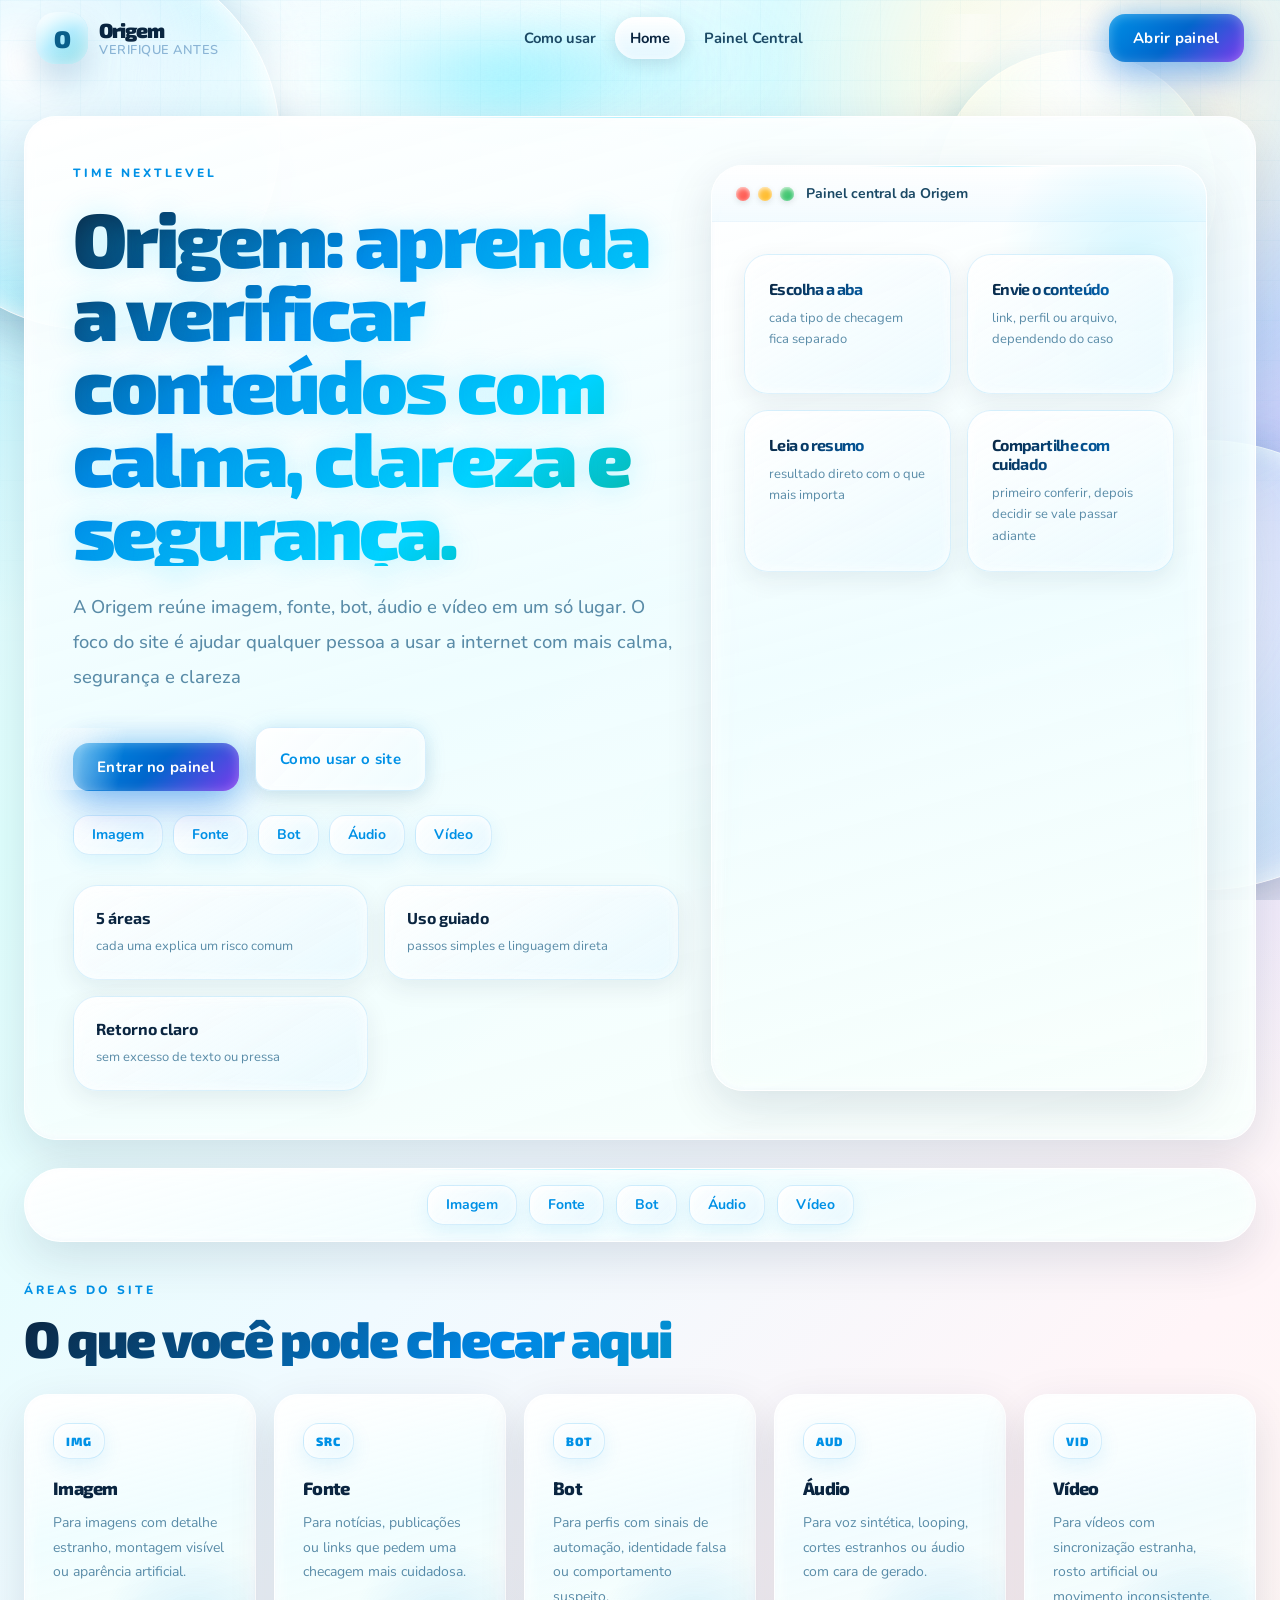
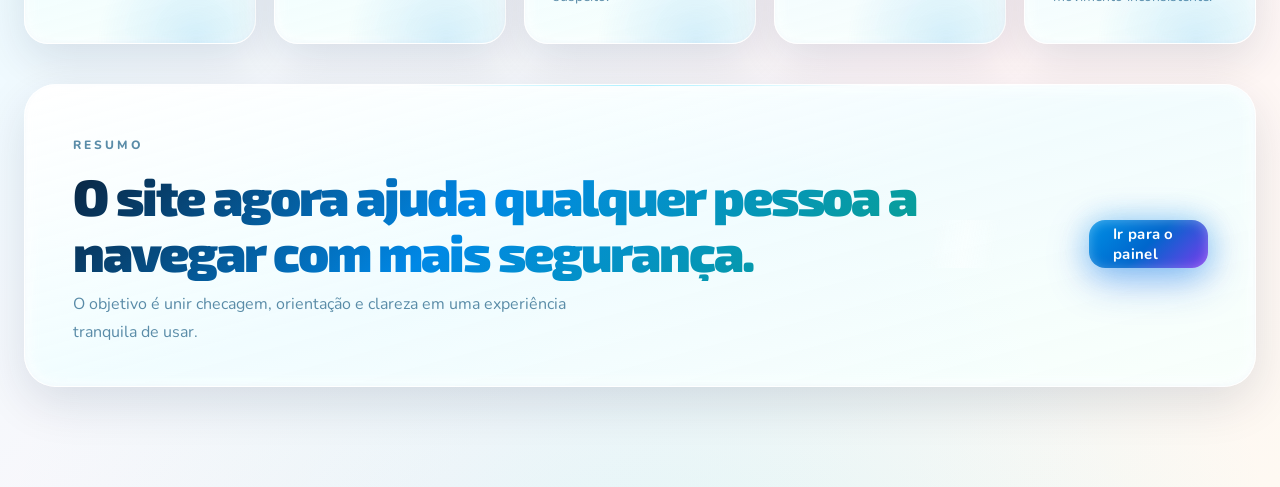
<file: index.html>
<!DOCTYPE html>
<html lang="pt-BR">
  <head>
    <meta charset="UTF-8" />
    <meta name="viewport" content="width=device-width, initial-scale=1.0" />
    <meta
      name="description"
      content="Origem &eacute; um site para checar not&iacute;cias, imagens, &aacute;udios, v&iacute;deos e perfis suspeitos de forma simples."
    />
    <title>Origem | Plataforma de Verifica&ccedil;&atilde;o</title>
    <link rel="preconnect" href="https://fonts.googleapis.com" />
    <link rel="preconnect" href="https://fonts.gstatic.com" crossorigin />
    <link
      href="https://fonts.googleapis.com/css2?family=Exo+2:wght@500;600;700;800&family=Nunito:wght@400;600;700;800&display=swap"
      rel="stylesheet"
    />
    <link rel="stylesheet" href="styles.css?v=31" />
    <script src="config.js?v=24"></script>
    <script src="script.js?v=25" defer></script>
  </head>
  <body>
    <div class="aero-bg" aria-hidden="true">
      <div class="bubble bubble-one"></div>
      <div class="bubble bubble-two"></div>
      <div class="bubble bubble-three"></div>
      <div class="glow-band glow-top"></div>
      <div class="glow-band glow-bottom"></div>
      <div class="sky-ribbon ribbon-one"></div>
      <div class="sky-ribbon ribbon-two"></div>
      <div class="sun-halo"></div>
    </div>

    <header class="site-header topbar-shell">
      <a class="brand" href="index.html" aria-current="page">
        <span class="brand-mark">O</span>
        <span class="brand-copy">
          <strong>Origem</strong>
          <small>verifique antes</small>
        </span>
      </a>

      <nav class="site-nav top-nav" aria-label="Navegacao principal">
        <a href="proposta.html">Como usar</a>
        <a class="is-active" href="index.html" aria-current="page">Home</a>
        <a href="verificacao.html">Painel Central</a>
      </nav>

      <a class="header-cta" href="verificacao.html">Abrir painel</a>
    </header>

    <main class="page-shell">
      <section class="hero hero-home">
        <div class="workspace-shell glossy-panel panel-tilt">
          <div class="workspace-copy">
            <p class="hero-kicker">Time NextLevel</p>
            <h1>Origem: aprenda a verificar conte&uacute;dos com calma, clareza e seguran&ccedil;a.</h1>
            <p class="hero-copy">
              A Origem re&uacute;ne imagem, fonte, bot, &aacute;udio e v&iacute;deo em um s&oacute; lugar. O foco do
              site &eacute; ajudar qualquer pessoa a usar a internet com mais calma, seguran&ccedil;a e clareza
            </p>

            <div class="hero-actions">
              <a class="primary-button" href="verificacao.html">Entrar no painel</a>
              <a class="secondary-button" href="proposta.html">Como usar o site</a>
            </div>

            <div class="hero-pills" aria-label="Resumo de capacidades">
              <span>Imagem</span>
              <span>Fonte</span>
              <span>Bot</span>
              <span>&Aacute;udio</span>
              <span>V&iacute;deo</span>
            </div>

            <div class="hero-inline-stats" aria-label="Resumo r&aacute;pido">
              <article class="stat-chip">
                <strong>5 &aacute;reas</strong>
                <span>cada uma explica um risco comum</span>
              </article>
              <article class="stat-chip">
                <strong>Uso guiado</strong>
                <span>passos simples e linguagem direta</span>
              </article>
              <article class="stat-chip">
                <strong>Retorno claro</strong>
                <span>sem excesso de texto ou pressa</span>
              </article>
            </div>
          </div>

          <div class="workspace-window glossy-panel panel-tilt">
            <div class="window-bar">
              <div class="window-dots" aria-hidden="true">
                <span></span>
                <span></span>
                <span></span>
              </div>
              <p>Painel central da Origem</p>
            </div>

            <div class="window-stage">
              <div class="window-glass">
                <article class="window-card">
                  <strong>Escolha a aba</strong>
                  <span>cada tipo de checagem fica separado</span>
                </article>

                <article class="window-card">
                  <strong>Envie o conte&uacute;do</strong>
                  <span>link, perfil ou arquivo, dependendo do caso</span>
                </article>

                <article class="window-card">
                  <strong>Leia o resumo</strong>
                  <span>resultado direto com o que mais importa</span>
                </article>

                <article class="window-card">
                  <strong>Compartilhe com cuidado</strong>
                  <span>primeiro conferir, depois decidir se vale passar adiante</span>
                </article>
              </div>
            </div>
          </div>
        </div>
      </section>

      <section class="dock-row glossy-panel panel-tilt" aria-label="Atalhos visuais">
        <a class="dock-pill" href="verificacao.html#imagem">Imagem</a>
        <a class="dock-pill" href="verificacao.html#fonte">Fonte</a>
        <a class="dock-pill" href="verificacao.html#bot">Bot</a>
        <a class="dock-pill" href="verificacao.html#audio">&Aacute;udio</a>
        <a class="dock-pill" href="verificacao.html#video">V&iacute;deo</a>
      </section>

      <section class="section-block" id="recursos">
        <div class="section-head">
          <p class="section-kicker">&Aacute;reas do site</p>
          <h2>O que voc&ecirc; pode checar aqui</h2>
        </div>

        <div class="feature-grid">
          <a class="feature-card glossy-panel panel-tilt" href="verificacao.html#imagem">
            <span class="feature-icon">IMG</span>
            <h3>Imagem</h3>
            <p>Para imagens com detalhe estranho, montagem vis&iacute;vel ou apar&ecirc;ncia artificial.</p>
          </a>

          <a class="feature-card glossy-panel panel-tilt" href="verificacao.html#fonte">
            <span class="feature-icon">SRC</span>
            <h3>Fonte</h3>
            <p>Para not&iacute;cias, publica&ccedil;&otilde;es ou links que pedem uma checagem mais cuidadosa.</p>
          </a>

          <a class="feature-card glossy-panel panel-tilt" href="verificacao.html#bot">
            <span class="feature-icon">BOT</span>
            <h3>Bot</h3>
            <p>Para perfis com sinais de automa&ccedil;&atilde;o, identidade falsa ou comportamento suspeito.</p>
          </a>

          <a class="feature-card glossy-panel panel-tilt" href="verificacao.html#audio">
            <span class="feature-icon">AUD</span>
            <h3>&Aacute;udio</h3>
            <p>Para voz sint&eacute;tica, looping, cortes estranhos ou &aacute;udio com cara de gerado.</p>
          </a>

          <a class="feature-card glossy-panel panel-tilt" href="verificacao.html#video">
            <span class="feature-icon">VID</span>
            <h3>V&iacute;deo</h3>
            <p>Para v&iacute;deos com sincroniza&ccedil;&atilde;o estranha, rosto artificial ou movimento inconsistente.</p>
          </a>
        </div>
      </section>

      <section class="section-block">
        <div class="bottom-banner glossy-panel panel-tilt">
          <div>
            <p class="section-kicker">Resumo</p>
            <h2>O site agora ajuda qualquer pessoa a navegar com mais seguran&ccedil;a.</h2>
            <p>O objetivo &eacute; unir checagem, orienta&ccedil;&atilde;o e clareza em uma experi&ecirc;ncia tranquila de usar.</p>
          </div>

          <a class="primary-button link-button" href="verificacao.html">Ir para o painel</a>
        </div>
      </section>
    </main>
  </body>
</html>
</file>
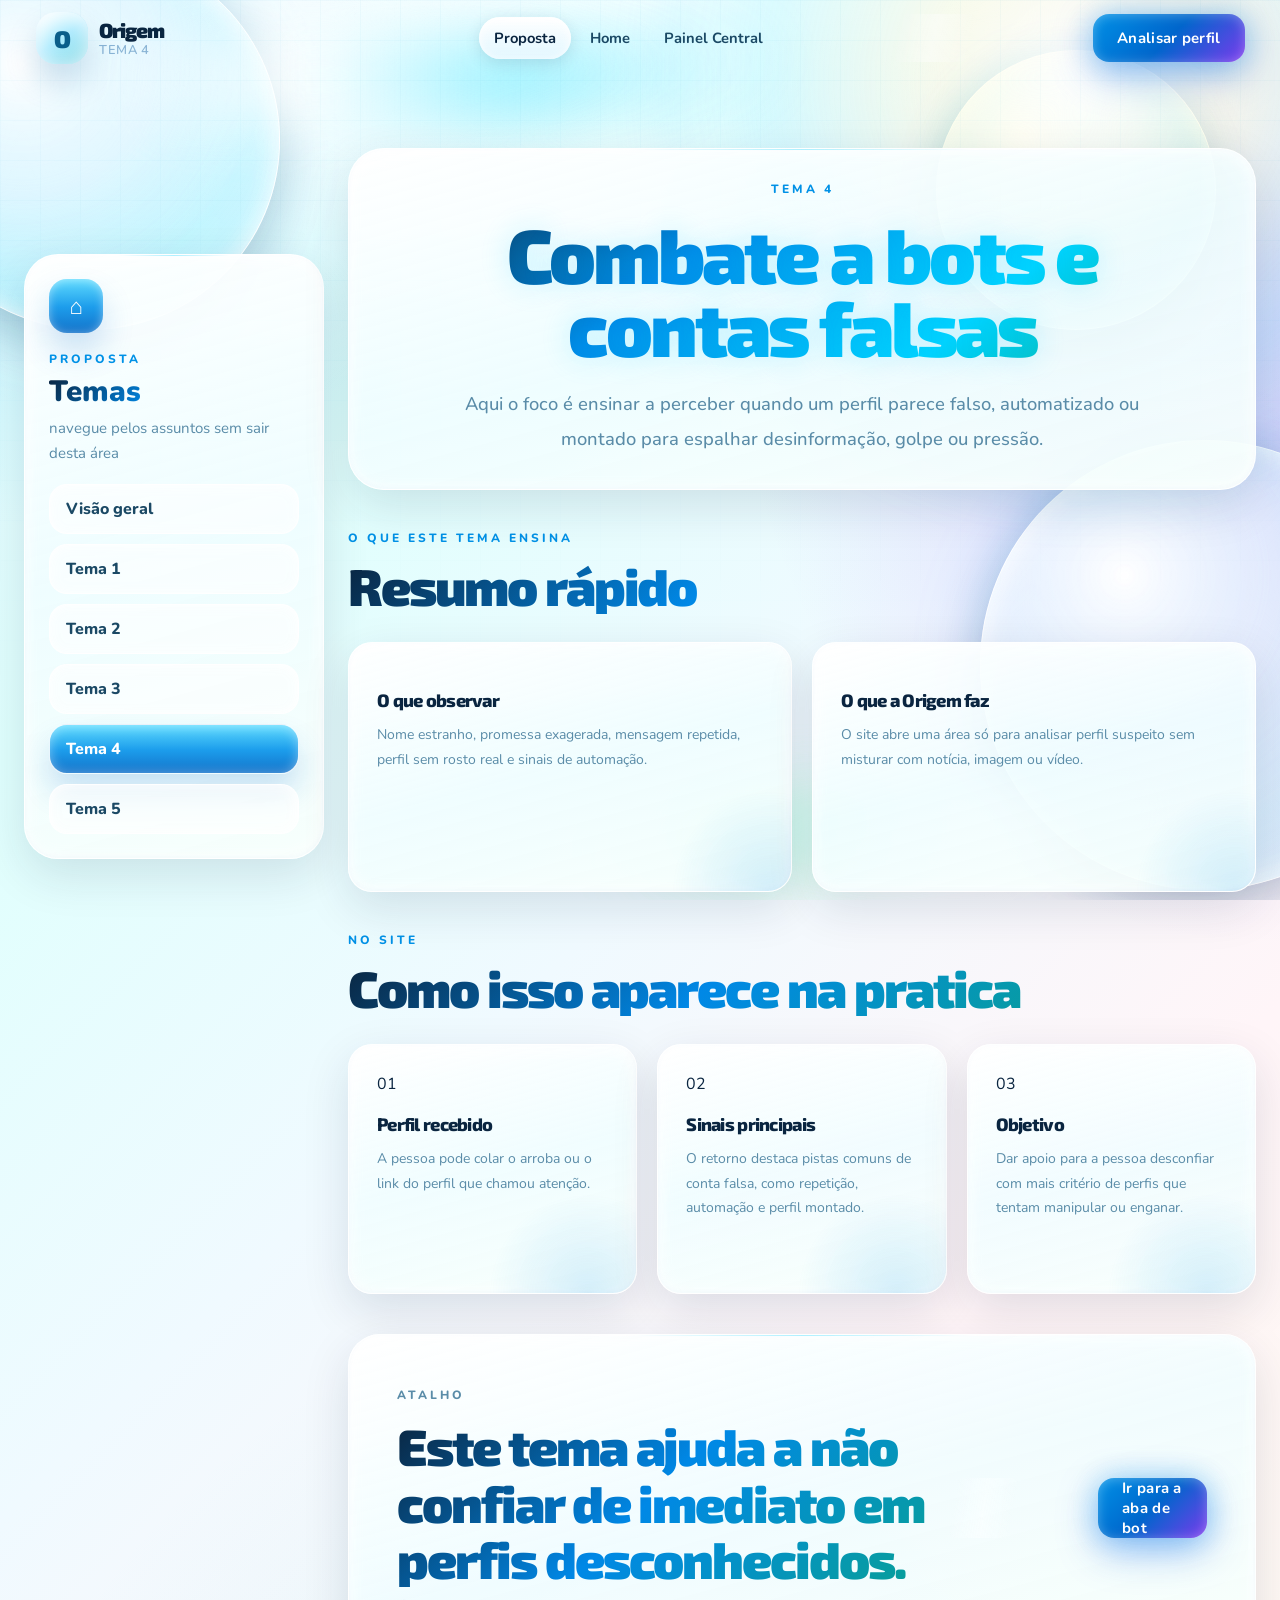
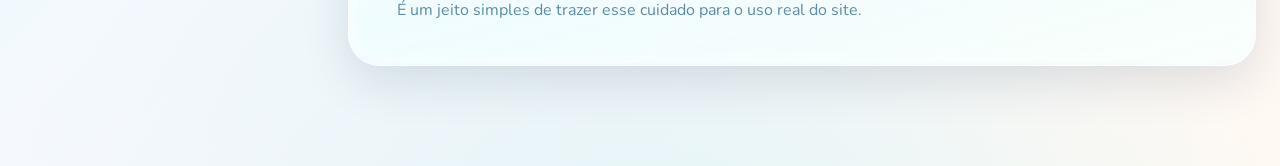
<file: bots-contas.html>
<!DOCTYPE html>
<html lang="pt-BR">
  <head>
    <meta charset="UTF-8" />
    <meta name="viewport" content="width=device-width, initial-scale=1.0" />
    <meta
      name="description"
      content="Tema 4 da Origem: combate a bots e contas falsas."
    />
    <title>Origem | Bots e Contas Falsas</title>
    <link rel="preconnect" href="https://fonts.googleapis.com" />
    <link rel="preconnect" href="https://fonts.gstatic.com" crossorigin />
    <link
      href="https://fonts.googleapis.com/css2?family=Exo+2:wght@500;600;700;800&family=Nunito:wght@400;600;700;800&display=swap"
      rel="stylesheet"
    />
    <link rel="stylesheet" href="styles.css?v=31" />
  </head>
  <body>
    <div class="aero-bg" aria-hidden="true">
      <div class="bubble bubble-one"></div>
      <div class="bubble bubble-two"></div>
      <div class="bubble bubble-three"></div>
      <div class="glow-band glow-top"></div>
      <div class="glow-band glow-bottom"></div>
      <div class="sky-ribbon ribbon-one"></div>
      <div class="sky-ribbon ribbon-two"></div>
      <div class="sun-halo"></div>
    </div>

    <header class="site-header topbar-shell">
      <a class="brand" href="index.html">
        <span class="brand-mark">O</span>
        <span class="brand-copy">
          <strong>Origem</strong>
          <small>tema 4</small>
        </span>
      </a>

      <nav class="site-nav top-nav" aria-label="Navegacao principal">
        <a class="is-active" href="proposta.html" aria-current="page">Proposta</a>
        <a href="index.html">Home</a>
        <a href="verificacao.html">Painel Central</a>
      </nav>

      <a class="header-cta" href="verificacao.html#bot">Analisar perfil</a>
    </header>

    <main class="page-shell">
      <div class="split-layout proposal-split">
        <aside class="section-sidebar proposal-sidebar glossy-panel panel-tilt" aria-label="Temas da proposta">
          <a class="sidebar-home" href="index.html" aria-label="Ir para a home">&#8962;</a>

          <div class="sidebar-copy">
            <p class="section-kicker">Proposta</p>
            <h2>Temas</h2>
            <span>navegue pelos assuntos sem sair desta &aacute;rea</span>
          </div>

          <nav class="sidebar-nav">
            <a class="sidebar-link" href="proposta.html">Vis&atilde;o geral</a>
            <a class="sidebar-link" href="fatos-fontes.html">Tema 1</a>
            <a class="sidebar-link" href="letramento-digital.html">Tema 2</a>
            <a class="sidebar-link" href="manipulacao-audiovisual.html">Tema 3</a>
            <a class="sidebar-link is-active" href="bots-contas.html">Tema 4</a>
            <a class="sidebar-link" href="fontes-confiaveis.html">Tema 5</a>
          </nav>
        </aside>

        <div class="split-main">
          <section class="hero hero-verify glossy-panel" id="tema">
            <p class="hero-kicker">Tema 4</p>
            <h1>Combate a bots e contas falsas</h1>
            <p class="hero-copy">
              Aqui o foco &eacute; ensinar a perceber quando um perfil parece falso, automatizado ou montado para
              espalhar desinforma&ccedil;&atilde;o, golpe ou press&atilde;o.
            </p>
          </section>

          <section class="section-block">
            <div class="section-head">
              <p class="section-kicker">O que este tema ensina</p>
              <h2>Resumo r&aacute;pido</h2>
            </div>

            <div class="topic-columns">
              <article class="info-card glossy-panel">
                <h3>O que observar</h3>
                <p>Nome estranho, promessa exagerada, mensagem repetida, perfil sem rosto real e sinais de automa&ccedil;&atilde;o.</p>
              </article>

              <article class="info-card glossy-panel">
                <h3>O que a Origem faz</h3>
                <p>O site abre uma &aacute;rea s&oacute; para analisar perfil suspeito sem misturar com not&iacute;cia, imagem ou v&iacute;deo.</p>
              </article>
            </div>
          </section>

          <section class="section-block" id="origem">
            <div class="section-head">
              <p class="section-kicker">No site</p>
              <h2>Como isso aparece na pratica</h2>
            </div>

            <div class="steps-grid">
              <article class="step-card glossy-panel">
                <span>01</span>
                <h3>Perfil recebido</h3>
                <p>A pessoa pode colar o arroba ou o link do perfil que chamou aten&ccedil;&atilde;o.</p>
              </article>

              <article class="step-card glossy-panel">
                <span>02</span>
                <h3>Sinais principais</h3>
                <p>O retorno destaca pistas comuns de conta falsa, como repeti&ccedil;&atilde;o, automa&ccedil;&atilde;o e perfil montado.</p>
              </article>

              <article class="step-card glossy-panel">
                <span>03</span>
                <h3>Objetivo</h3>
                <p>Dar apoio para a pessoa desconfiar com mais crit&eacute;rio de perfis que tentam manipular ou enganar.</p>
              </article>
            </div>
          </section>

          <section class="section-block">
            <div class="bottom-banner glossy-panel">
              <div>
                <p class="section-kicker">Atalho</p>
                <h2>Este tema ajuda a n&atilde;o confiar de imediato em perfis desconhecidos.</h2>
                <p>&Eacute; um jeito simples de trazer esse cuidado para o uso real do site.</p>
              </div>

              <a class="primary-button link-button" href="verificacao.html#bot">Ir para a aba de bot</a>
            </div>
          </section>
        </div>
      </div>
    </main>
  </body>
</html>
</file>
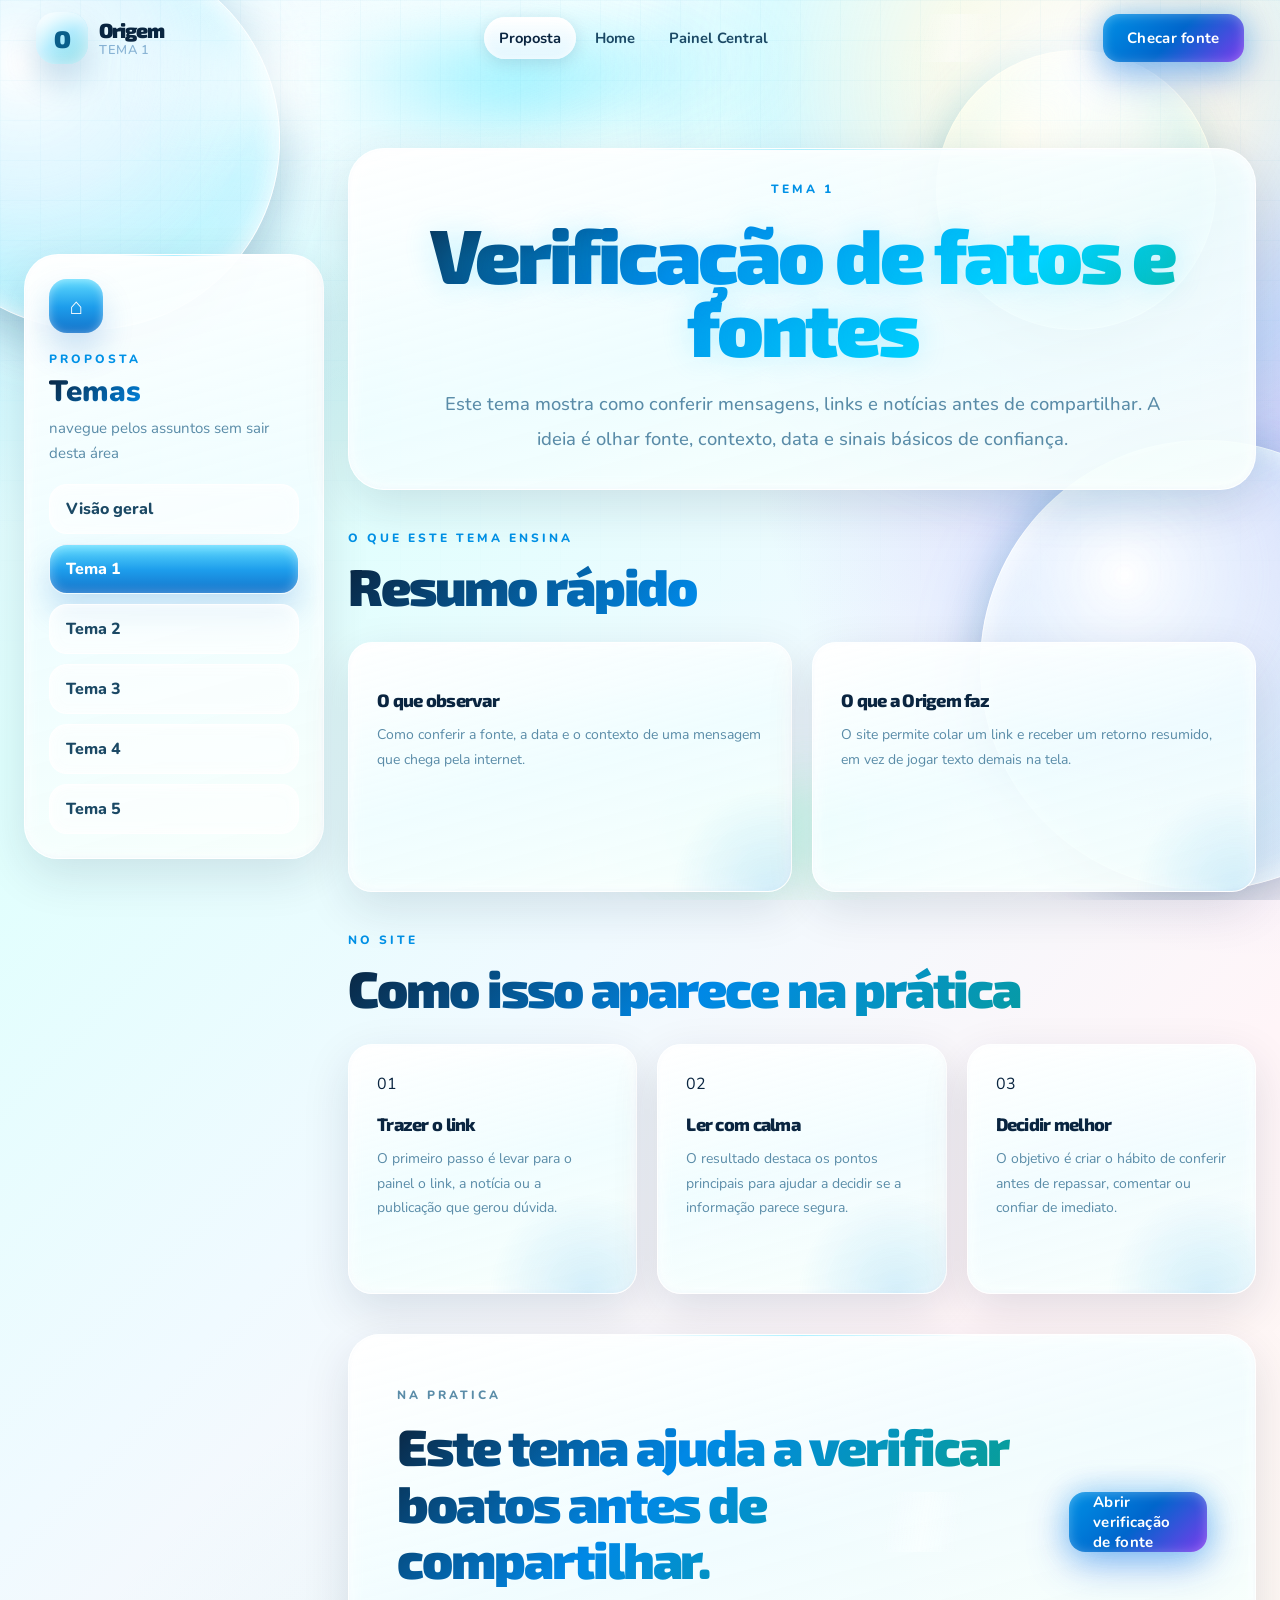
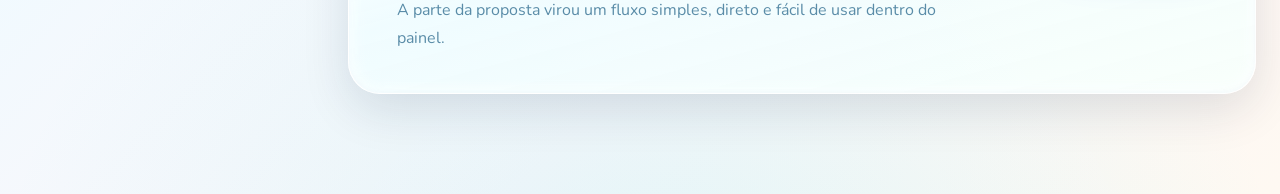
<file: fatos-fontes.html>
<!DOCTYPE html>
<html lang="pt-BR">
  <head>
    <meta charset="UTF-8" />
    <meta name="viewport" content="width=device-width, initial-scale=1.0" />
    <meta
      name="description"
      content="Tema 1 da Origem: verifica&ccedil;&atilde;o de fatos e fontes."
    />
    <title>Origem | Fatos e Fontes</title>
    <link rel="preconnect" href="https://fonts.googleapis.com" />
    <link rel="preconnect" href="https://fonts.gstatic.com" crossorigin />
    <link
      href="https://fonts.googleapis.com/css2?family=Exo+2:wght@500;600;700;800&family=Nunito:wght@400;600;700;800&display=swap"
      rel="stylesheet"
    />
    <link rel="stylesheet" href="styles.css?v=31" />
  </head>
  <body>
    <div class="aero-bg" aria-hidden="true">
      <div class="bubble bubble-one"></div>
      <div class="bubble bubble-two"></div>
      <div class="bubble bubble-three"></div>
      <div class="glow-band glow-top"></div>
      <div class="glow-band glow-bottom"></div>
      <div class="sky-ribbon ribbon-one"></div>
      <div class="sky-ribbon ribbon-two"></div>
      <div class="sun-halo"></div>
    </div>

    <header class="site-header topbar-shell">
      <a class="brand" href="index.html">
        <span class="brand-mark">O</span>
        <span class="brand-copy">
          <strong>Origem</strong>
          <small>tema 1</small>
        </span>
      </a>

      <nav class="site-nav top-nav" aria-label="Navegacao principal">
        <a class="is-active" href="proposta.html" aria-current="page">Proposta</a>
        <a href="index.html">Home</a>
        <a href="verificacao.html">Painel Central</a>
      </nav>

      <a class="header-cta" href="verificacao.html#fonte">Checar fonte</a>
    </header>

    <main class="page-shell">
      <div class="split-layout proposal-split">
        <aside class="section-sidebar proposal-sidebar glossy-panel panel-tilt" aria-label="Temas da proposta">
          <a class="sidebar-home" href="index.html" aria-label="Ir para a home">&#8962;</a>

          <div class="sidebar-copy">
            <p class="section-kicker">Proposta</p>
            <h2>Temas</h2>
            <span>navegue pelos assuntos sem sair desta &aacute;rea</span>
          </div>

          <nav class="sidebar-nav">
            <a class="sidebar-link" href="proposta.html">Vis&atilde;o geral</a>
            <a class="sidebar-link is-active" href="fatos-fontes.html">Tema 1</a>
            <a class="sidebar-link" href="letramento-digital.html">Tema 2</a>
            <a class="sidebar-link" href="manipulacao-audiovisual.html">Tema 3</a>
            <a class="sidebar-link" href="bots-contas.html">Tema 4</a>
            <a class="sidebar-link" href="fontes-confiaveis.html">Tema 5</a>
          </nav>
        </aside>

        <div class="split-main">
          <section class="hero hero-verify glossy-panel" id="tema">
            <p class="hero-kicker">Tema 1</p>
            <h1>Verifica&ccedil;&atilde;o de fatos e fontes</h1>
            <p class="hero-copy">
              Este tema mostra como conferir mensagens, links e not&iacute;cias antes de compartilhar. A ideia &eacute;
              olhar fonte, contexto, data e sinais b&aacute;sicos de confian&ccedil;a.
            </p>
          </section>

          <section class="section-block">
            <div class="section-head">
              <p class="section-kicker">O que este tema ensina</p>
              <h2>Resumo r&aacute;pido</h2>
            </div>

            <div class="topic-columns">
              <article class="info-card glossy-panel">
                <h3>O que observar</h3>
                <p>Como conferir a fonte, a data e o contexto de uma mensagem que chega pela internet.</p>
              </article>

              <article class="info-card glossy-panel">
                <h3>O que a Origem faz</h3>
                <p>O site permite colar um link e receber um retorno resumido, em vez de jogar texto demais na tela.</p>
              </article>
            </div>
          </section>

          <section class="section-block" id="origem">
            <div class="section-head">
              <p class="section-kicker">No site</p>
              <h2>Como isso aparece na pr&aacute;tica</h2>
            </div>

            <div class="steps-grid">
              <article class="step-card glossy-panel">
                <span>01</span>
                <h3>Trazer o link</h3>
                <p>O primeiro passo &eacute; levar para o painel o link, a not&iacute;cia ou a publica&ccedil;&atilde;o que gerou d&uacute;vida.</p>
              </article>

              <article class="step-card glossy-panel">
                <span>02</span>
                <h3>Ler com calma</h3>
                <p>O resultado destaca os pontos principais para ajudar a decidir se a informa&ccedil;&atilde;o parece segura.</p>
              </article>

              <article class="step-card glossy-panel">
                <span>03</span>
                <h3>Decidir melhor</h3>
                <p>O objetivo &eacute; criar o h&aacute;bito de conferir antes de repassar, comentar ou confiar de imediato.</p>
              </article>
            </div>
          </section>

          <section class="section-block">
            <div class="bottom-banner glossy-panel">
              <div>
                <p class="section-kicker">Na pratica</p>
                <h2>Este tema ajuda a verificar boatos antes de compartilhar.</h2>
                <p>A parte da proposta virou um fluxo simples, direto e f&aacute;cil de usar dentro do painel.</p>
              </div>

              <a class="primary-button link-button" href="verificacao.html#fonte">Abrir verifica&ccedil;&atilde;o de fonte</a>
            </div>
          </section>
        </div>
      </div>
    </main>
  </body>
</html>
</file>
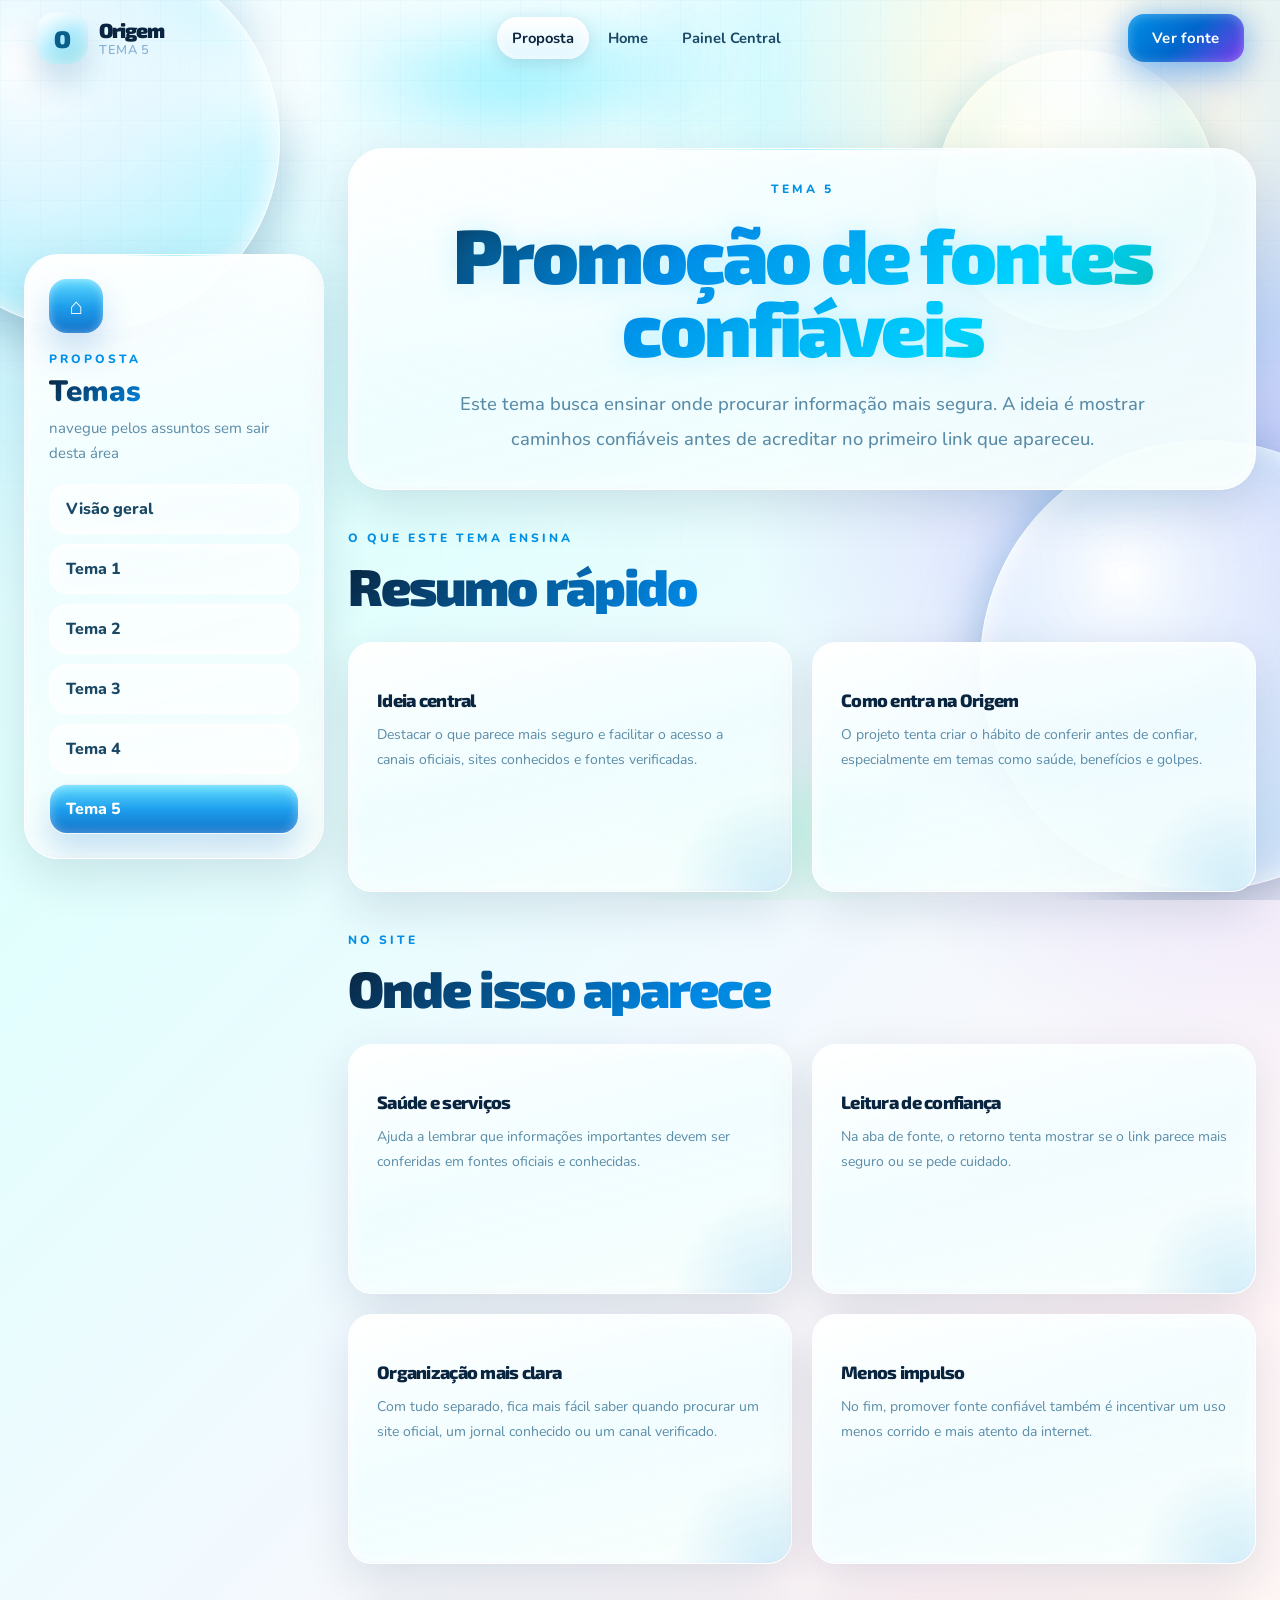
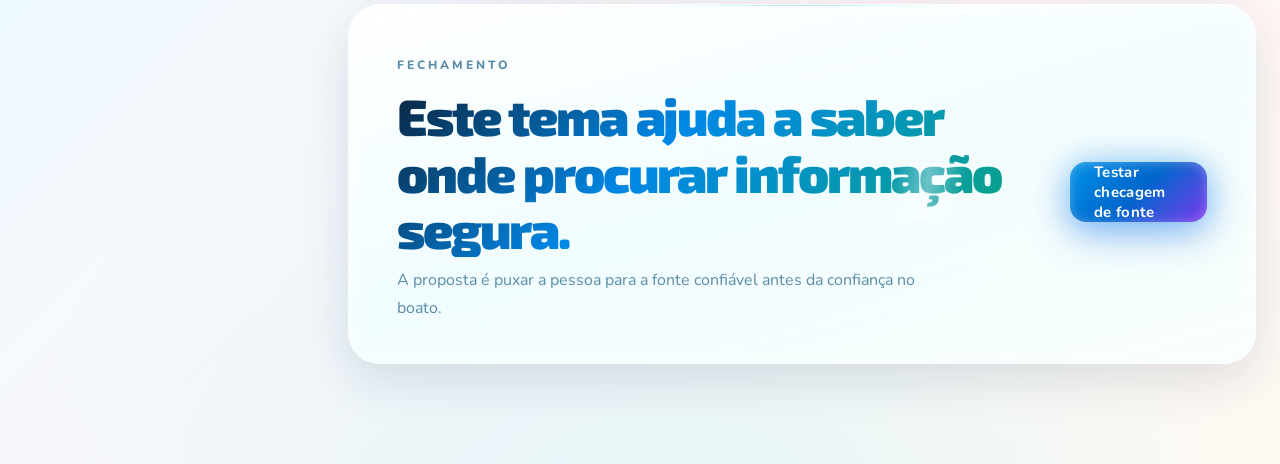
<file: fontes-confiaveis.html>
<!DOCTYPE html>
<html lang="pt-BR">
  <head>
    <meta charset="UTF-8" />
    <meta name="viewport" content="width=device-width, initial-scale=1.0" />
    <meta
      name="description"
      content="Tema 5 da Origem: promo&ccedil;&atilde;o de fontes confi&aacute;veis."
    />
    <title>Origem | Fontes Confi&aacute;veis</title>
    <link rel="preconnect" href="https://fonts.googleapis.com" />
    <link rel="preconnect" href="https://fonts.gstatic.com" crossorigin />
    <link
      href="https://fonts.googleapis.com/css2?family=Exo+2:wght@500;600;700;800&family=Nunito:wght@400;600;700;800&display=swap"
      rel="stylesheet"
    />
    <link rel="stylesheet" href="styles.css?v=31" />
  </head>
  <body>
    <div class="aero-bg" aria-hidden="true">
      <div class="bubble bubble-one"></div>
      <div class="bubble bubble-two"></div>
      <div class="bubble bubble-three"></div>
      <div class="glow-band glow-top"></div>
      <div class="glow-band glow-bottom"></div>
      <div class="sky-ribbon ribbon-one"></div>
      <div class="sky-ribbon ribbon-two"></div>
      <div class="sun-halo"></div>
    </div>

    <header class="site-header topbar-shell">
      <a class="brand" href="index.html">
        <span class="brand-mark">O</span>
        <span class="brand-copy">
          <strong>Origem</strong>
          <small>tema 5</small>
        </span>
      </a>

      <nav class="site-nav top-nav" aria-label="Navegacao principal">
        <a class="is-active" href="proposta.html" aria-current="page">Proposta</a>
        <a href="index.html">Home</a>
        <a href="verificacao.html">Painel Central</a>
      </nav>

      <a class="header-cta" href="verificacao.html#fonte">Ver fonte</a>
    </header>

    <main class="page-shell">
      <div class="split-layout proposal-split">
        <aside class="section-sidebar proposal-sidebar glossy-panel panel-tilt" aria-label="Temas da proposta">
          <a class="sidebar-home" href="index.html" aria-label="Ir para a home">&#8962;</a>

          <div class="sidebar-copy">
            <p class="section-kicker">Proposta</p>
            <h2>Temas</h2>
            <span>navegue pelos assuntos sem sair desta &aacute;rea</span>
          </div>

          <nav class="sidebar-nav">
            <a class="sidebar-link" href="proposta.html">Vis&atilde;o geral</a>
            <a class="sidebar-link" href="fatos-fontes.html">Tema 1</a>
            <a class="sidebar-link" href="letramento-digital.html">Tema 2</a>
            <a class="sidebar-link" href="manipulacao-audiovisual.html">Tema 3</a>
            <a class="sidebar-link" href="bots-contas.html">Tema 4</a>
            <a class="sidebar-link is-active" href="fontes-confiaveis.html">Tema 5</a>
          </nav>
        </aside>

        <div class="split-main">
          <section class="hero hero-verify glossy-panel" id="tema">
            <p class="hero-kicker">Tema 5</p>
            <h1>Promo&ccedil;&atilde;o de fontes confi&aacute;veis</h1>
            <p class="hero-copy">
              Este tema busca ensinar onde procurar informa&ccedil;&atilde;o mais segura. A ideia &eacute; mostrar
              caminhos confi&aacute;veis antes de acreditar no primeiro link que apareceu.
            </p>
          </section>

          <section class="section-block">
            <div class="section-head">
              <p class="section-kicker">O que este tema ensina</p>
              <h2>Resumo r&aacute;pido</h2>
            </div>

            <div class="topic-columns">
              <article class="info-card glossy-panel">
                <h3>Ideia central</h3>
                <p>Destacar o que parece mais seguro e facilitar o acesso a canais oficiais, sites conhecidos e fontes verificadas.</p>
              </article>

              <article class="info-card glossy-panel">
                <h3>Como entra na Origem</h3>
                <p>O projeto tenta criar o h&aacute;bito de conferir antes de confiar, especialmente em temas como sa&uacute;de, benef&iacute;cios e golpes.</p>
              </article>
            </div>
          </section>

          <section class="section-block" id="origem">
            <div class="section-head">
              <p class="section-kicker">No site</p>
              <h2>Onde isso aparece</h2>
            </div>

            <div class="topic-columns">
              <article class="info-card glossy-panel">
                <h3>Sa&uacute;de e servi&ccedil;os</h3>
                <p>Ajuda a lembrar que informa&ccedil;&otilde;es importantes devem ser conferidas em fontes oficiais e conhecidas.</p>
              </article>

              <article class="info-card glossy-panel">
                <h3>Leitura de confian&ccedil;a</h3>
                <p>Na aba de fonte, o retorno tenta mostrar se o link parece mais seguro ou se pede cuidado.</p>
              </article>

              <article class="info-card glossy-panel">
                <h3>Organiza&ccedil;&atilde;o mais clara</h3>
                <p>Com tudo separado, fica mais f&aacute;cil saber quando procurar um site oficial, um jornal conhecido ou um canal verificado.</p>
              </article>

              <article class="info-card glossy-panel">
                <h3>Menos impulso</h3>
                <p>No fim, promover fonte confi&aacute;vel tamb&eacute;m &eacute; incentivar um uso menos corrido e mais atento da internet.</p>
              </article>
            </div>
          </section>

          <section class="section-block">
            <div class="bottom-banner glossy-panel">
              <div>
                <p class="section-kicker">Fechamento</p>
                <h2>Este tema ajuda a saber onde procurar informa&ccedil;&atilde;o segura.</h2>
                <p>A proposta &eacute; puxar a pessoa para a fonte confi&aacute;vel antes da confian&ccedil;a no boato.</p>
              </div>

              <a class="primary-button link-button" href="verificacao.html#fonte">Testar checagem de fonte</a>
            </div>
          </section>
        </div>
      </div>
    </main>
  </body>
</html>
</file>
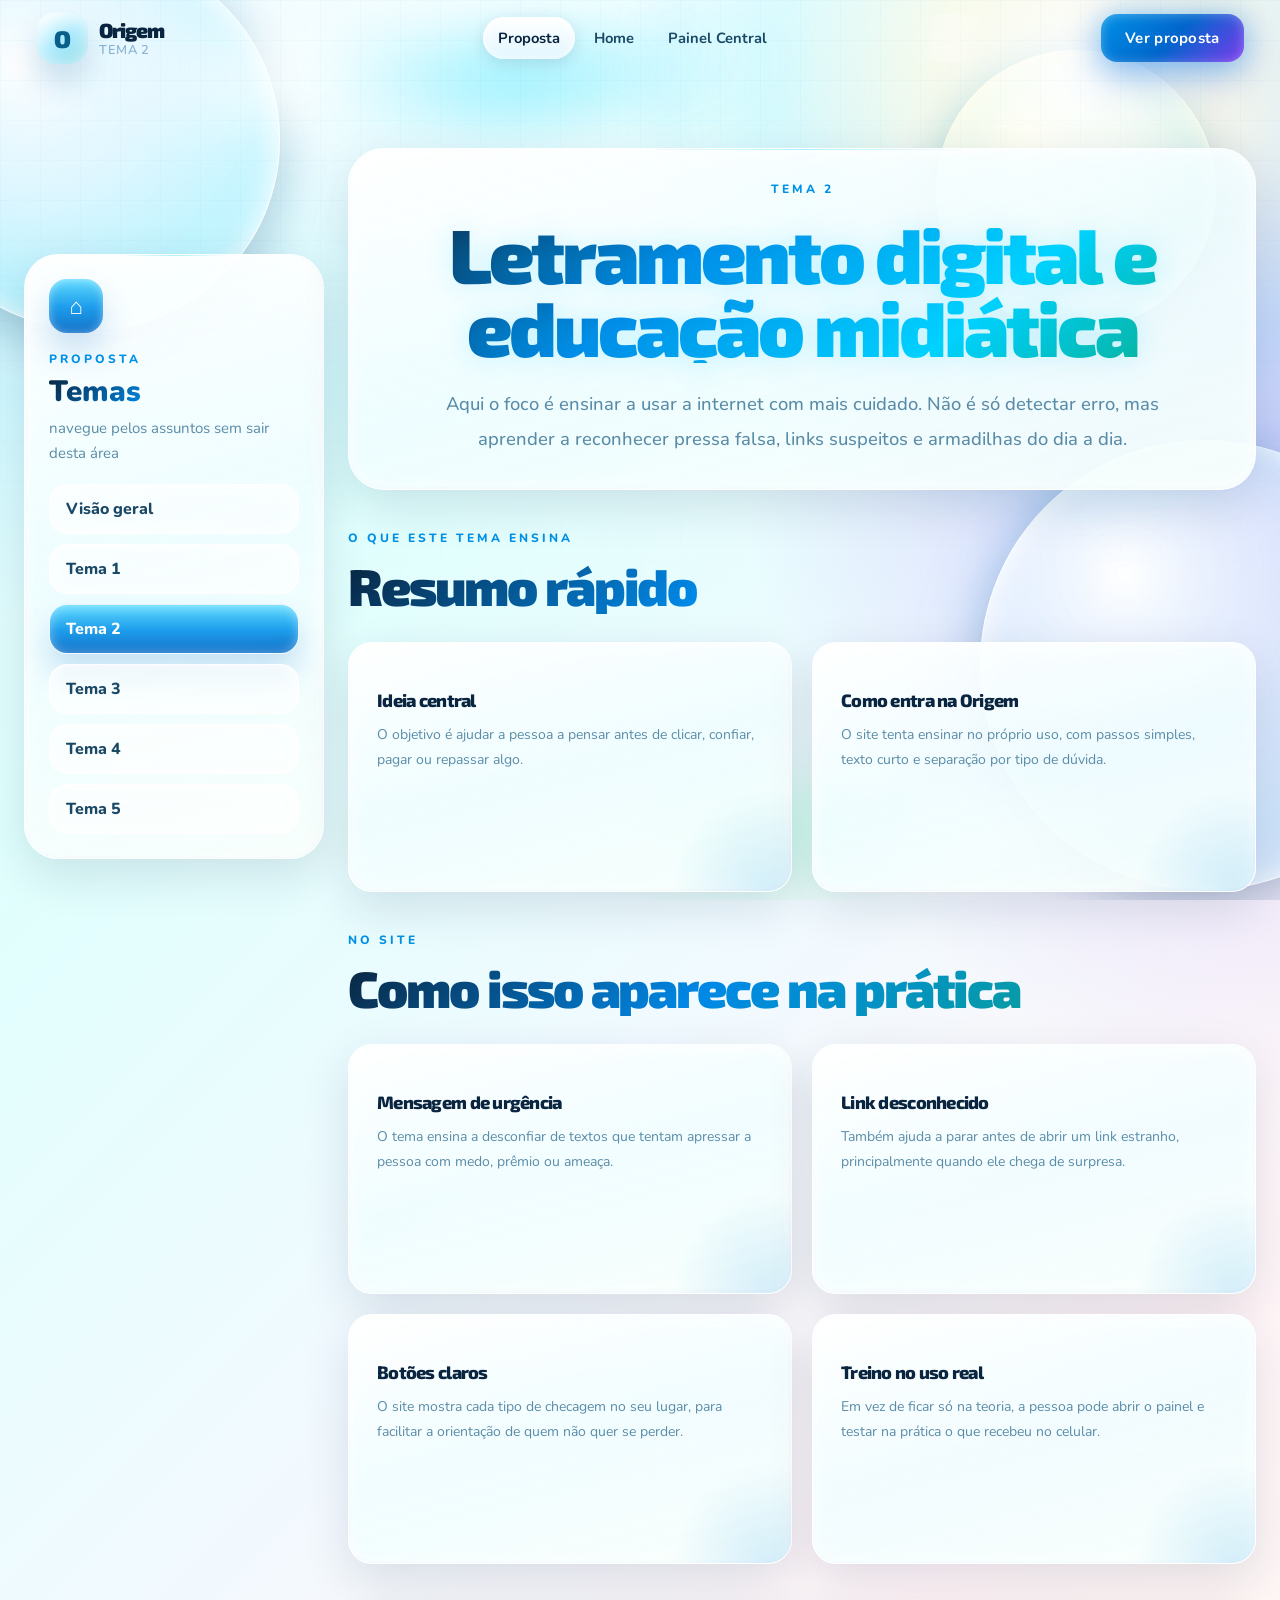
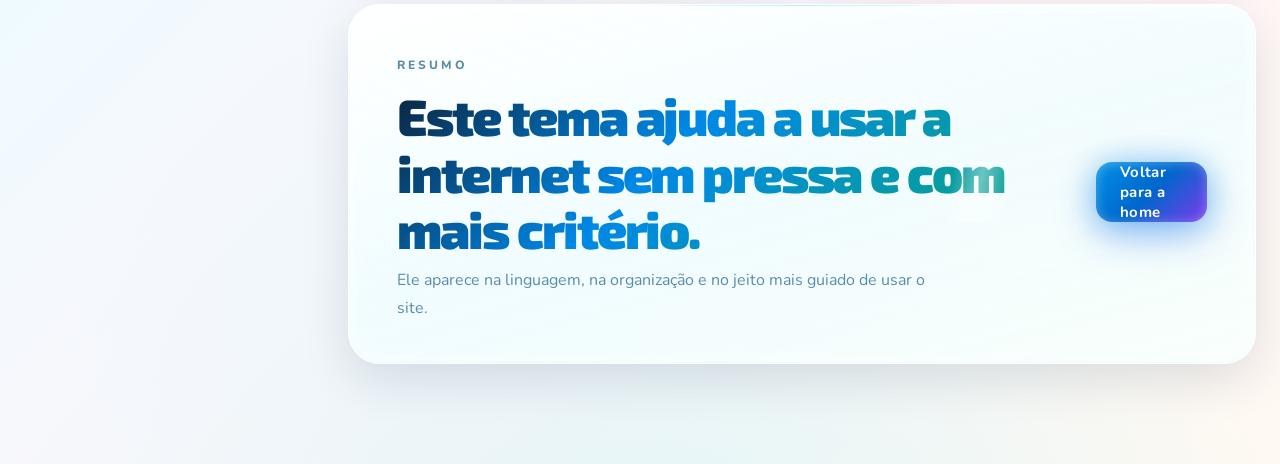
<file: letramento-digital.html>
<!DOCTYPE html>
<html lang="pt-BR">
  <head>
    <meta charset="UTF-8" />
    <meta name="viewport" content="width=device-width, initial-scale=1.0" />
    <meta
      name="description"
      content="Tema 2 da Origem: letramento digital e educa&ccedil;&atilde;o midi&aacute;tica."
    />
    <title>Origem | Letramento Digital</title>
    <link rel="preconnect" href="https://fonts.googleapis.com" />
    <link rel="preconnect" href="https://fonts.gstatic.com" crossorigin />
    <link
      href="https://fonts.googleapis.com/css2?family=Exo+2:wght@500;600;700;800&family=Nunito:wght@400;600;700;800&display=swap"
      rel="stylesheet"
    />
    <link rel="stylesheet" href="styles.css?v=31" />
  </head>
  <body>
    <div class="aero-bg" aria-hidden="true">
      <div class="bubble bubble-one"></div>
      <div class="bubble bubble-two"></div>
      <div class="bubble bubble-three"></div>
      <div class="glow-band glow-top"></div>
      <div class="glow-band glow-bottom"></div>
      <div class="sky-ribbon ribbon-one"></div>
      <div class="sky-ribbon ribbon-two"></div>
      <div class="sun-halo"></div>
    </div>

    <header class="site-header topbar-shell">
      <a class="brand" href="index.html">
        <span class="brand-mark">O</span>
        <span class="brand-copy">
          <strong>Origem</strong>
          <small>tema 2</small>
        </span>
      </a>

      <nav class="site-nav top-nav" aria-label="Navegacao principal">
        <a class="is-active" href="proposta.html" aria-current="page">Proposta</a>
        <a href="index.html">Home</a>
        <a href="verificacao.html">Painel Central</a>
      </nav>

      <a class="header-cta" href="proposta.html">Ver proposta</a>
    </header>

    <main class="page-shell">
      <div class="split-layout proposal-split">
        <aside class="section-sidebar proposal-sidebar glossy-panel panel-tilt" aria-label="Temas da proposta">
          <a class="sidebar-home" href="index.html" aria-label="Ir para a home">&#8962;</a>

          <div class="sidebar-copy">
            <p class="section-kicker">Proposta</p>
            <h2>Temas</h2>
            <span>navegue pelos assuntos sem sair desta &aacute;rea</span>
          </div>

          <nav class="sidebar-nav">
            <a class="sidebar-link" href="proposta.html">Vis&atilde;o geral</a>
            <a class="sidebar-link" href="fatos-fontes.html">Tema 1</a>
            <a class="sidebar-link is-active" href="letramento-digital.html">Tema 2</a>
            <a class="sidebar-link" href="manipulacao-audiovisual.html">Tema 3</a>
            <a class="sidebar-link" href="bots-contas.html">Tema 4</a>
            <a class="sidebar-link" href="fontes-confiaveis.html">Tema 5</a>
          </nav>
        </aside>

        <div class="split-main">
          <section class="hero hero-verify glossy-panel" id="tema">
            <p class="hero-kicker">Tema 2</p>
            <h1>Letramento digital e educa&ccedil;&atilde;o midi&aacute;tica</h1>
            <p class="hero-copy">
              Aqui o foco &eacute; ensinar a usar a internet com mais cuidado. N&atilde;o &eacute; s&oacute;
              detectar erro, mas aprender a reconhecer pressa falsa, links suspeitos e armadilhas do dia a dia.
            </p>
          </section>

          <section class="section-block">
            <div class="section-head">
              <p class="section-kicker">O que este tema ensina</p>
              <h2>Resumo r&aacute;pido</h2>
            </div>

            <div class="topic-columns">
              <article class="info-card glossy-panel">
                <h3>Ideia central</h3>
                <p>O objetivo &eacute; ajudar a pessoa a pensar antes de clicar, confiar, pagar ou repassar algo.</p>
              </article>

              <article class="info-card glossy-panel">
                <h3>Como entra na Origem</h3>
                <p>O site tenta ensinar no pr&oacute;prio uso, com passos simples, texto curto e separa&ccedil;&atilde;o por tipo de d&uacute;vida.</p>
              </article>
            </div>
          </section>

          <section class="section-block" id="origem">
            <div class="section-head">
              <p class="section-kicker">No site</p>
              <h2>Como isso aparece na pr&aacute;tica</h2>
            </div>

            <div class="topic-columns">
              <article class="info-card glossy-panel">
                <h3>Mensagem de urg&ecirc;ncia</h3>
                <p>O tema ensina a desconfiar de textos que tentam apressar a pessoa com medo, pr&ecirc;mio ou amea&ccedil;a.</p>
              </article>

              <article class="info-card glossy-panel">
                <h3>Link desconhecido</h3>
                <p>Tamb&eacute;m ajuda a parar antes de abrir um link estranho, principalmente quando ele chega de surpresa.</p>
              </article>

              <article class="info-card glossy-panel">
                <h3>Bot&otilde;es claros</h3>
                <p>O site mostra cada tipo de checagem no seu lugar, para facilitar a orienta&ccedil;&atilde;o de quem n&atilde;o quer se perder.</p>
              </article>

              <article class="info-card glossy-panel">
                <h3>Treino no uso real</h3>
                <p>Em vez de ficar s&oacute; na teoria, a pessoa pode abrir o painel e testar na pr&aacute;tica o que recebeu no celular.</p>
              </article>
            </div>
          </section>

          <section class="section-block">
            <div class="bottom-banner glossy-panel">
              <div>
                <p class="section-kicker">Resumo</p>
                <h2>Este tema ajuda a usar a internet sem pressa e com mais crit&eacute;rio.</h2>
                <p>Ele aparece na linguagem, na organiza&ccedil;&atilde;o e no jeito mais guiado de usar o site.</p>
              </div>

              <a class="primary-button link-button" href="index.html">Voltar para a home</a>
            </div>
          </section>
        </div>
      </div>
    </main>
  </body>
</html>
</file>
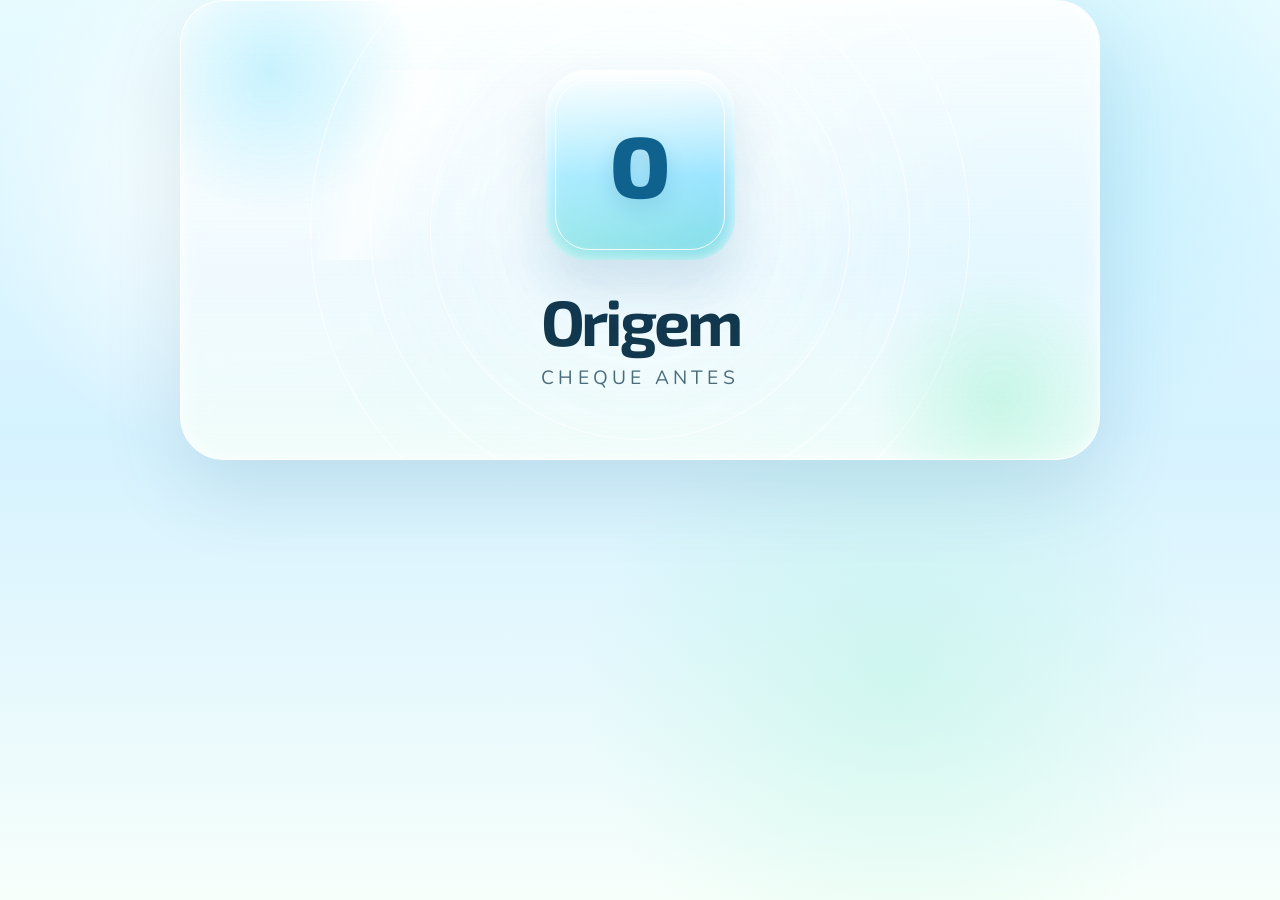
<file: logo-slide.html>
<!DOCTYPE html>
<html lang="pt-BR">
  <head>
    <meta charset="UTF-8" />
    <meta name="viewport" content="width=device-width, initial-scale=1.0" />
    <title>Origem | Logo Slide</title>
    <link rel="preconnect" href="https://fonts.googleapis.com" />
    <link rel="preconnect" href="https://fonts.gstatic.com" crossorigin />
    <link
      href="https://fonts.googleapis.com/css2?family=Exo+2:wght@500;600;700;800&family=Nunito:wght@400;600;700;800&display=swap"
      rel="stylesheet"
    />
    <style>
      :root {
        --bg1: #e7fbff;
        --bg2: #d5f2ff;
        --bg3: #f7fffb;
        --ink: #12384e;
      }

      * {
        box-sizing: border-box;
      }

      html,
      body {
        margin: 0;
        min-height: 100%;
      }

      body {
        display: grid;
        place-items: center;
        overflow: hidden;
        font-family: "Nunito", sans-serif;
        color: var(--ink);
        background:
          radial-gradient(circle at 20% 22%, rgba(255, 255, 255, 0.96), transparent 22%),
          radial-gradient(circle at 80% 18%, rgba(113, 219, 255, 0.28), transparent 24%),
          radial-gradient(circle at 70% 76%, rgba(123, 237, 191, 0.22), transparent 28%),
          linear-gradient(180deg, var(--bg1) 0%, var(--bg2) 48%, var(--bg3) 100%);
      }

      .logo-stage {
        position: relative;
        width: min(86vw, 920px);
        min-height: min(60vw, 460px);
        display: grid;
        place-items: center;
        overflow: hidden;
        border-radius: 44px;
        border: 1px solid rgba(255, 255, 255, 0.82);
        background:
          linear-gradient(180deg, rgba(255, 255, 255, 0.76), rgba(232, 247, 255, 0.54) 58%, rgba(243, 255, 248, 0.7)),
          rgba(255, 255, 255, 0.42);
        box-shadow:
          inset 0 1px 18px rgba(255, 255, 255, 0.92),
          0 30px 80px rgba(20, 91, 131, 0.14);
        backdrop-filter: blur(20px);
      }

      .logo-stage::before,
      .logo-stage::after {
        content: "";
        position: absolute;
        border-radius: 50%;
        filter: blur(2px);
      }

      .logo-stage::before {
        width: 300px;
        height: 300px;
        top: -80px;
        left: -60px;
        background: radial-gradient(circle, rgba(124, 226, 255, 0.4), transparent 68%);
        animation: glowDrift 14s ease-in-out infinite;
      }

      .logo-stage::after {
        width: 260px;
        height: 260px;
        bottom: -70px;
        right: -30px;
        background: radial-gradient(circle, rgba(117, 236, 184, 0.3), transparent 70%);
        animation: glowDrift 16s ease-in-out infinite reverse;
      }

      .ring,
      .ring-two,
      .ring-three {
        position: absolute;
        border-radius: 50%;
        border: 1px solid rgba(255, 255, 255, 0.72);
        background: radial-gradient(circle, rgba(255, 255, 255, 0.14), transparent 70%);
        animation: orbitPulse 10s ease-in-out infinite;
      }

      .ring {
        width: 420px;
        height: 420px;
      }

      .ring-two {
        width: 540px;
        height: 540px;
        animation-delay: -2.8s;
      }

      .ring-three {
        width: 660px;
        height: 660px;
        animation-delay: -5.6s;
      }

      .logo-wrap {
        position: relative;
        z-index: 2;
        display: grid;
        justify-items: center;
        gap: 22px;
        animation: logoEnter 1s cubic-bezier(0.22, 1, 0.36, 1) both;
      }

      .logo-core {
        position: relative;
        display: grid;
        place-items: center;
        width: 190px;
        height: 190px;
        border-radius: 42px;
        background:
          linear-gradient(180deg, rgba(255, 255, 255, 0.96), rgba(154, 233, 255, 0.44) 56%, rgba(107, 230, 171, 0.3)),
          linear-gradient(135deg, #d2f8ff, #89d8ff);
        box-shadow:
          inset 0 2px 18px rgba(255, 255, 255, 0.92),
          0 28px 50px rgba(18, 96, 149, 0.16);
        animation: coreFloat 6s ease-in-out infinite;
      }

      .logo-core::before {
        content: "";
        position: absolute;
        inset: 10px;
        border-radius: 34px;
        border: 1px solid rgba(255, 255, 255, 0.86);
      }

      .logo-letter {
        font-family: "Exo 2", sans-serif;
        font-size: 5.4rem;
        font-weight: 800;
        line-height: 1;
        color: #0f628d;
        text-shadow: 0 8px 20px rgba(16, 98, 141, 0.16);
      }

      .logo-title {
        display: grid;
        justify-items: center;
        gap: 6px;
      }

      .logo-title strong {
        font-family: "Exo 2", sans-serif;
        font-size: clamp(2.4rem, 5vw, 4.2rem);
        letter-spacing: -0.05em;
      }

      .logo-title span {
        color: rgba(18, 56, 78, 0.74);
        font-size: clamp(1rem, 1.8vw, 1.2rem);
        letter-spacing: 0.22em;
        text-transform: uppercase;
      }

      .shine {
        position: absolute;
        inset: 0;
        background:
          linear-gradient(115deg, rgba(255, 255, 255, 0) 18%, rgba(255, 255, 255, 0.58) 42%, rgba(255, 255, 255, 0) 66%);
        transform: translateX(-120%);
        animation: shineSweep 7s ease-in-out infinite;
      }

      @keyframes logoEnter {
        from {
          opacity: 0;
          transform: translate3d(0, 36px, 0) scale(0.92);
        }

        to {
          opacity: 1;
          transform: translate3d(0, 0, 0) scale(1);
        }
      }

      @keyframes coreFloat {
        0%,
        100% {
          transform: translate3d(0, 0, 0) scale(1);
        }

        50% {
          transform: translate3d(0, -10px, 0) scale(1.03);
        }
      }

      @keyframes orbitPulse {
        0%,
        100% {
          opacity: 0.44;
          transform: scale(1);
        }

        50% {
          opacity: 0.82;
          transform: scale(1.04);
        }
      }

      @keyframes glowDrift {
        0%,
        100% {
          transform: translate3d(0, 0, 0);
        }

        50% {
          transform: translate3d(26px, 18px, 0);
        }
      }

      @keyframes shineSweep {
        0%,
        100% {
          transform: translateX(-120%);
        }

        48%,
        56% {
          transform: translateX(120%);
        }
      }

      @media (max-width: 720px) {
        .logo-stage {
          width: min(92vw, 920px);
          min-height: 72vw;
          border-radius: 30px;
        }

        .ring {
          width: 260px;
          height: 260px;
        }

        .ring-two {
          width: 340px;
          height: 340px;
        }

        .ring-three {
          width: 420px;
          height: 420px;
        }

        .logo-core {
          width: 130px;
          height: 130px;
          border-radius: 30px;
        }

        .logo-core::before {
          inset: 8px;
          border-radius: 24px;
        }

        .logo-letter {
          font-size: 3.9rem;
        }
      }

      @media (prefers-reduced-motion: reduce) {
        *,
        *::before,
        *::after {
          animation: none !important;
        }
      }
    </style>
  </head>
  <body>
    <section class="logo-stage" aria-label="Animação da logo Origem">
      <div class="ring"></div>
      <div class="ring-two"></div>
      <div class="ring-three"></div>

      <div class="logo-wrap">
        <div class="logo-core">
          <div class="shine"></div>
          <span class="logo-letter">O</span>
        </div>

        <div class="logo-title">
          <strong>Origem</strong>
          <span>cheque antes</span>
        </div>
      </div>
    </section>
  </body>
</html>
</file>
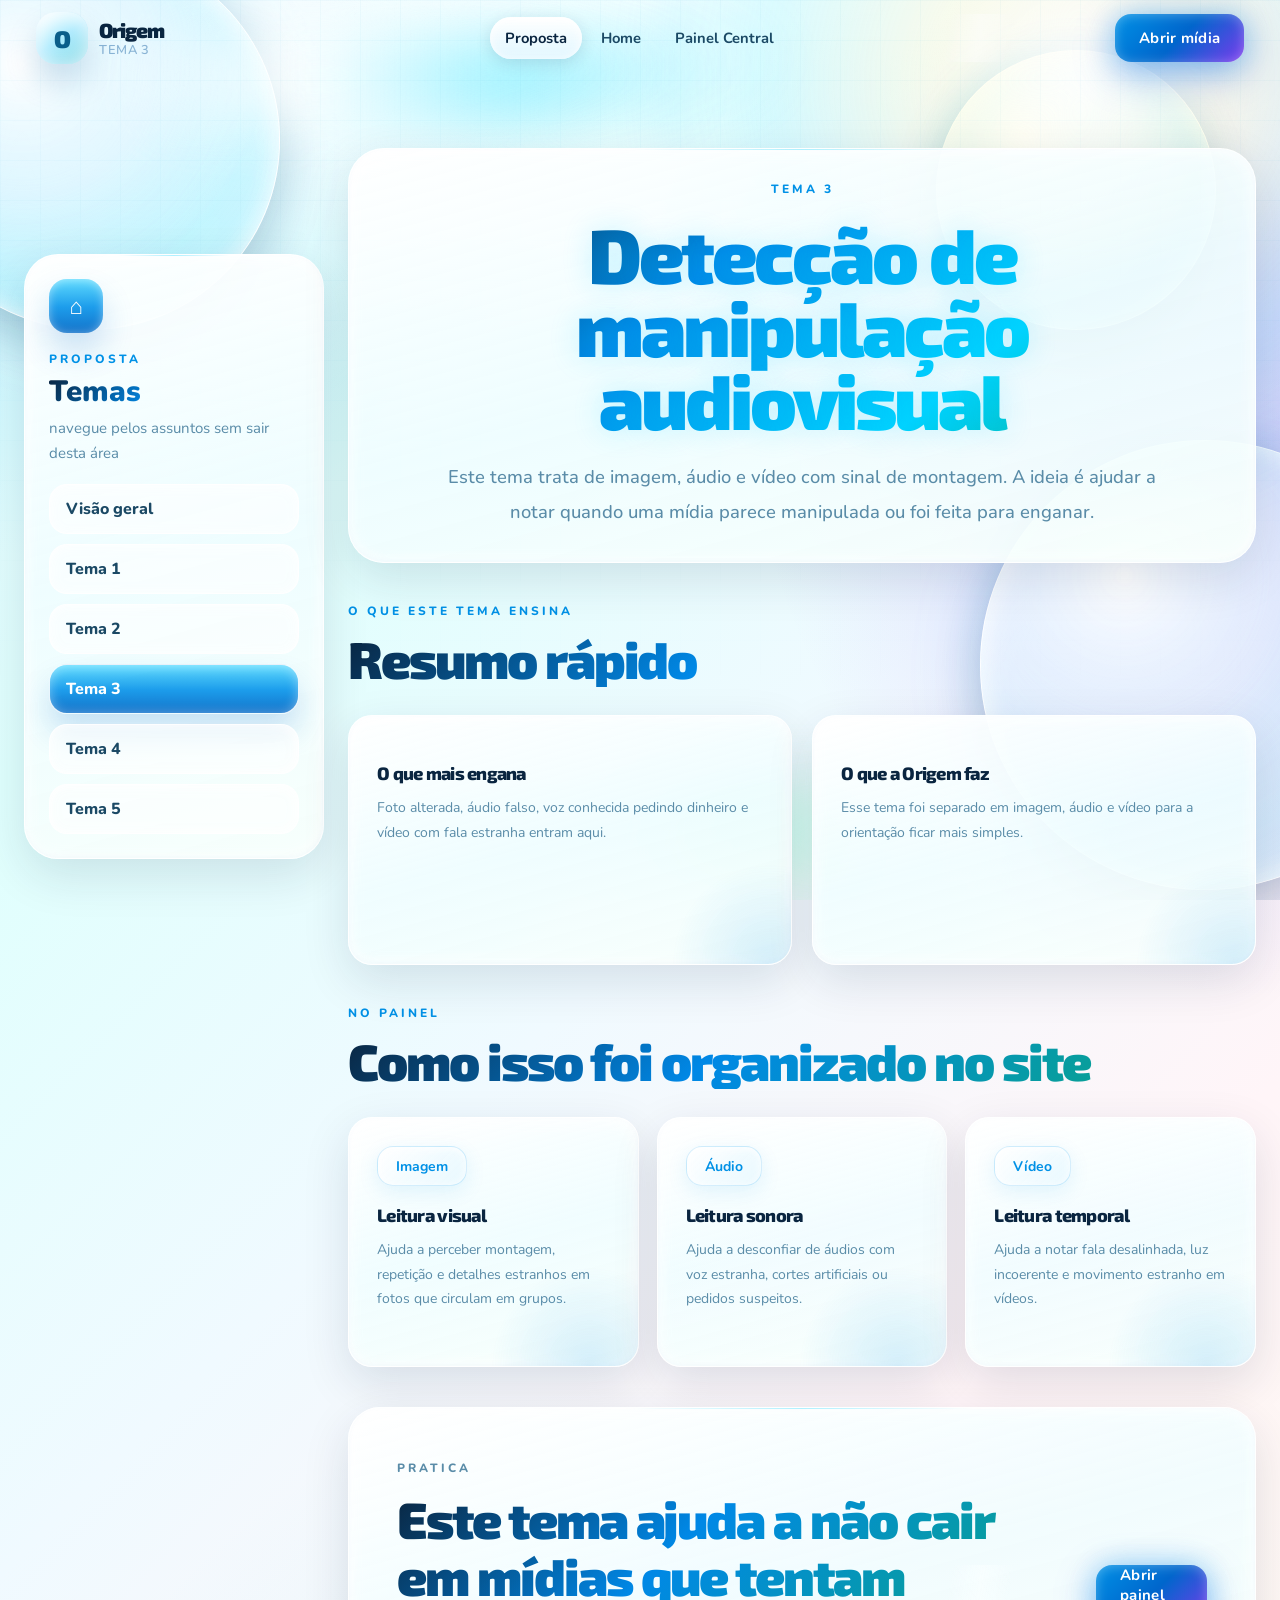
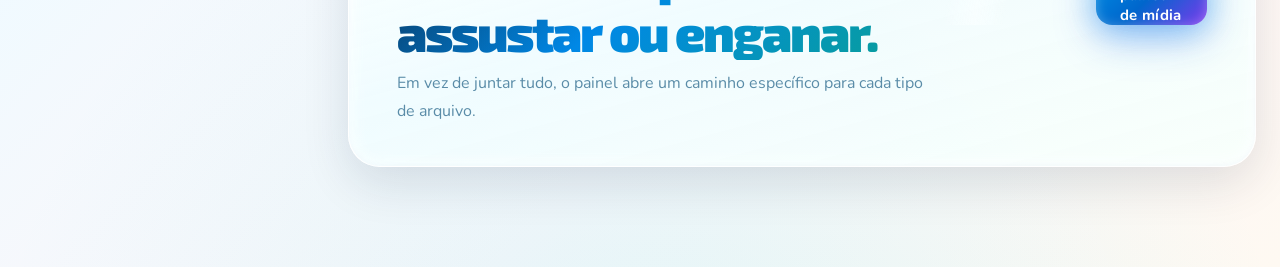
<file: manipulacao-audiovisual.html>
<!DOCTYPE html>
<html lang="pt-BR">
  <head>
    <meta charset="UTF-8" />
    <meta name="viewport" content="width=device-width, initial-scale=1.0" />
    <meta
      name="description"
      content="Tema 3 da Origem: detec&ccedil;&atilde;o de manipula&ccedil;&atilde;o audiovisual."
    />
    <title>Origem | Manipula&ccedil;&atilde;o Audiovisual</title>
    <link rel="preconnect" href="https://fonts.googleapis.com" />
    <link rel="preconnect" href="https://fonts.gstatic.com" crossorigin />
    <link
      href="https://fonts.googleapis.com/css2?family=Exo+2:wght@500;600;700;800&family=Nunito:wght@400;600;700;800&display=swap"
      rel="stylesheet"
    />
    <link rel="stylesheet" href="styles.css?v=31" />
  </head>
  <body>
    <div class="aero-bg" aria-hidden="true">
      <div class="bubble bubble-one"></div>
      <div class="bubble bubble-two"></div>
      <div class="bubble bubble-three"></div>
      <div class="glow-band glow-top"></div>
      <div class="glow-band glow-bottom"></div>
      <div class="sky-ribbon ribbon-one"></div>
      <div class="sky-ribbon ribbon-two"></div>
      <div class="sun-halo"></div>
    </div>

    <header class="site-header topbar-shell">
      <a class="brand" href="index.html">
        <span class="brand-mark">O</span>
        <span class="brand-copy">
          <strong>Origem</strong>
          <small>tema 3</small>
        </span>
      </a>

      <nav class="site-nav top-nav" aria-label="Navegacao principal">
        <a class="is-active" href="proposta.html" aria-current="page">Proposta</a>
        <a href="index.html">Home</a>
        <a href="verificacao.html">Painel Central</a>
      </nav>

      <a class="header-cta" href="verificacao.html#imagem">Abrir m&iacute;dia</a>
    </header>

    <main class="page-shell">
      <div class="split-layout proposal-split">
        <aside class="section-sidebar proposal-sidebar glossy-panel panel-tilt" aria-label="Temas da proposta">
          <a class="sidebar-home" href="index.html" aria-label="Ir para a home">&#8962;</a>

          <div class="sidebar-copy">
            <p class="section-kicker">Proposta</p>
            <h2>Temas</h2>
            <span>navegue pelos assuntos sem sair desta &aacute;rea</span>
          </div>

          <nav class="sidebar-nav">
            <a class="sidebar-link" href="proposta.html">Vis&atilde;o geral</a>
            <a class="sidebar-link" href="fatos-fontes.html">Tema 1</a>
            <a class="sidebar-link" href="letramento-digital.html">Tema 2</a>
            <a class="sidebar-link is-active" href="manipulacao-audiovisual.html">Tema 3</a>
            <a class="sidebar-link" href="bots-contas.html">Tema 4</a>
            <a class="sidebar-link" href="fontes-confiaveis.html">Tema 5</a>
          </nav>
        </aside>

        <div class="split-main">
          <section class="hero hero-verify glossy-panel" id="tema">
            <p class="hero-kicker">Tema 3</p>
            <h1>Detec&ccedil;&atilde;o de manipula&ccedil;&atilde;o audiovisual</h1>
            <p class="hero-copy">
              Este tema trata de imagem, &aacute;udio e v&iacute;deo com sinal de montagem. A ideia &eacute; ajudar a
              notar quando uma m&iacute;dia parece manipulada ou foi feita para enganar.
            </p>
          </section>

          <section class="section-block">
            <div class="section-head">
              <p class="section-kicker">O que este tema ensina</p>
              <h2>Resumo r&aacute;pido</h2>
            </div>

            <div class="topic-columns">
              <article class="info-card glossy-panel">
                <h3>O que mais engana</h3>
                <p>Foto alterada, &aacute;udio falso, voz conhecida pedindo dinheiro e v&iacute;deo com fala estranha entram aqui.</p>
              </article>

              <article class="info-card glossy-panel">
                <h3>O que a Origem faz</h3>
                <p>Esse tema foi separado em imagem, &aacute;udio e v&iacute;deo para a orienta&ccedil;&atilde;o ficar mais simples.</p>
              </article>
            </div>
          </section>

          <section class="section-block" id="painel">
            <div class="section-head">
              <p class="section-kicker">No painel</p>
              <h2>Como isso foi organizado no site</h2>
            </div>

            <div class="theme-grid">
              <a class="theme-link-card glossy-panel" href="verificacao.html#imagem">
                <span class="topic-number">Imagem</span>
                <h3>Leitura visual</h3>
                <p>Ajuda a perceber montagem, repeti&ccedil;&atilde;o e detalhes estranhos em fotos que circulam em grupos.</p>
              </a>

              <a class="theme-link-card glossy-panel" href="verificacao.html#audio">
                <span class="topic-number">&Aacute;udio</span>
                <h3>Leitura sonora</h3>
                <p>Ajuda a desconfiar de &aacute;udios com voz estranha, cortes artificiais ou pedidos suspeitos.</p>
              </a>

              <a class="theme-link-card glossy-panel" href="verificacao.html#video">
                <span class="topic-number">V&iacute;deo</span>
                <h3>Leitura temporal</h3>
                <p>Ajuda a notar fala desalinhada, luz incoerente e movimento estranho em v&iacute;deos.</p>
              </a>
            </div>
          </section>

          <section class="section-block">
            <div class="bottom-banner glossy-panel">
              <div>
                <p class="section-kicker">Pratica</p>
                <h2>Este tema ajuda a n&atilde;o cair em m&iacute;dias que tentam assustar ou enganar.</h2>
                <p>Em vez de juntar tudo, o painel abre um caminho espec&iacute;fico para cada tipo de arquivo.</p>
              </div>

              <a class="primary-button link-button" href="verificacao.html">Abrir painel de m&iacute;dia</a>
            </div>
          </section>
        </div>
      </div>
    </main>
  </body>
</html>
</file>
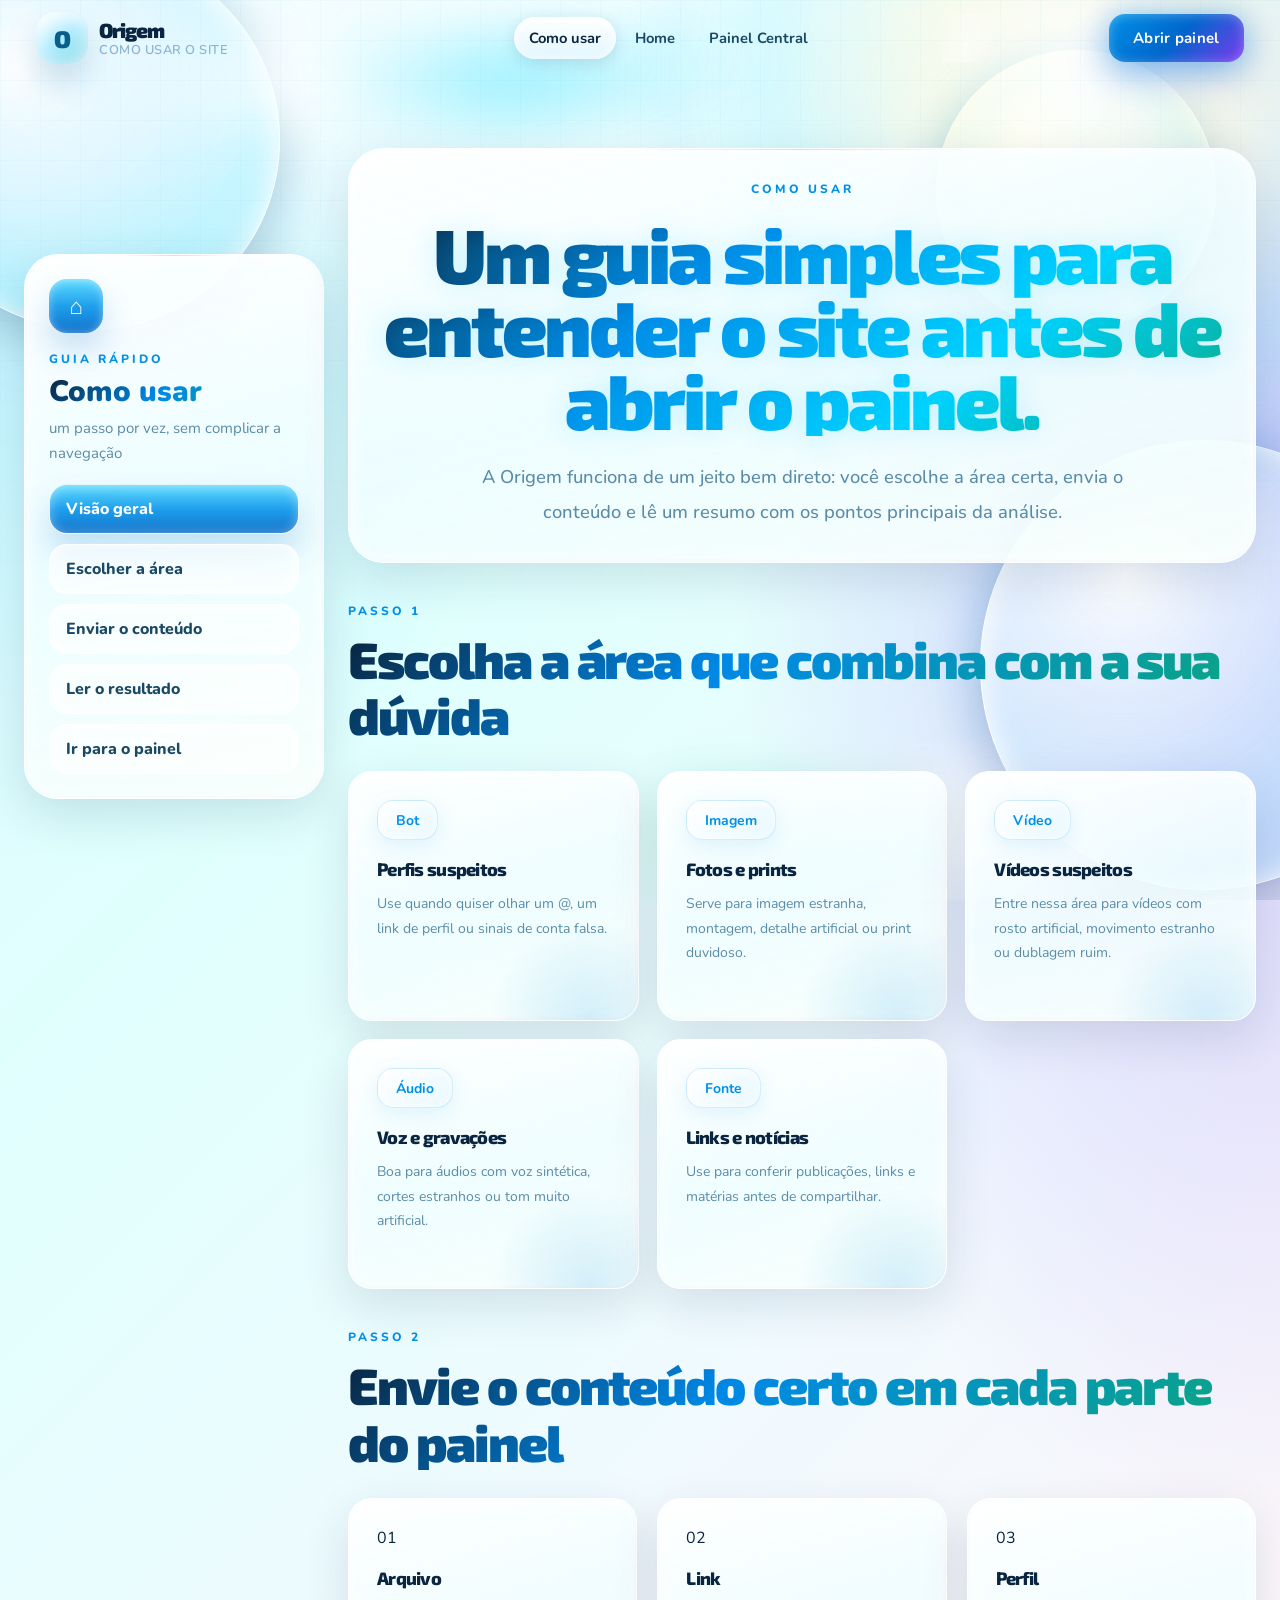
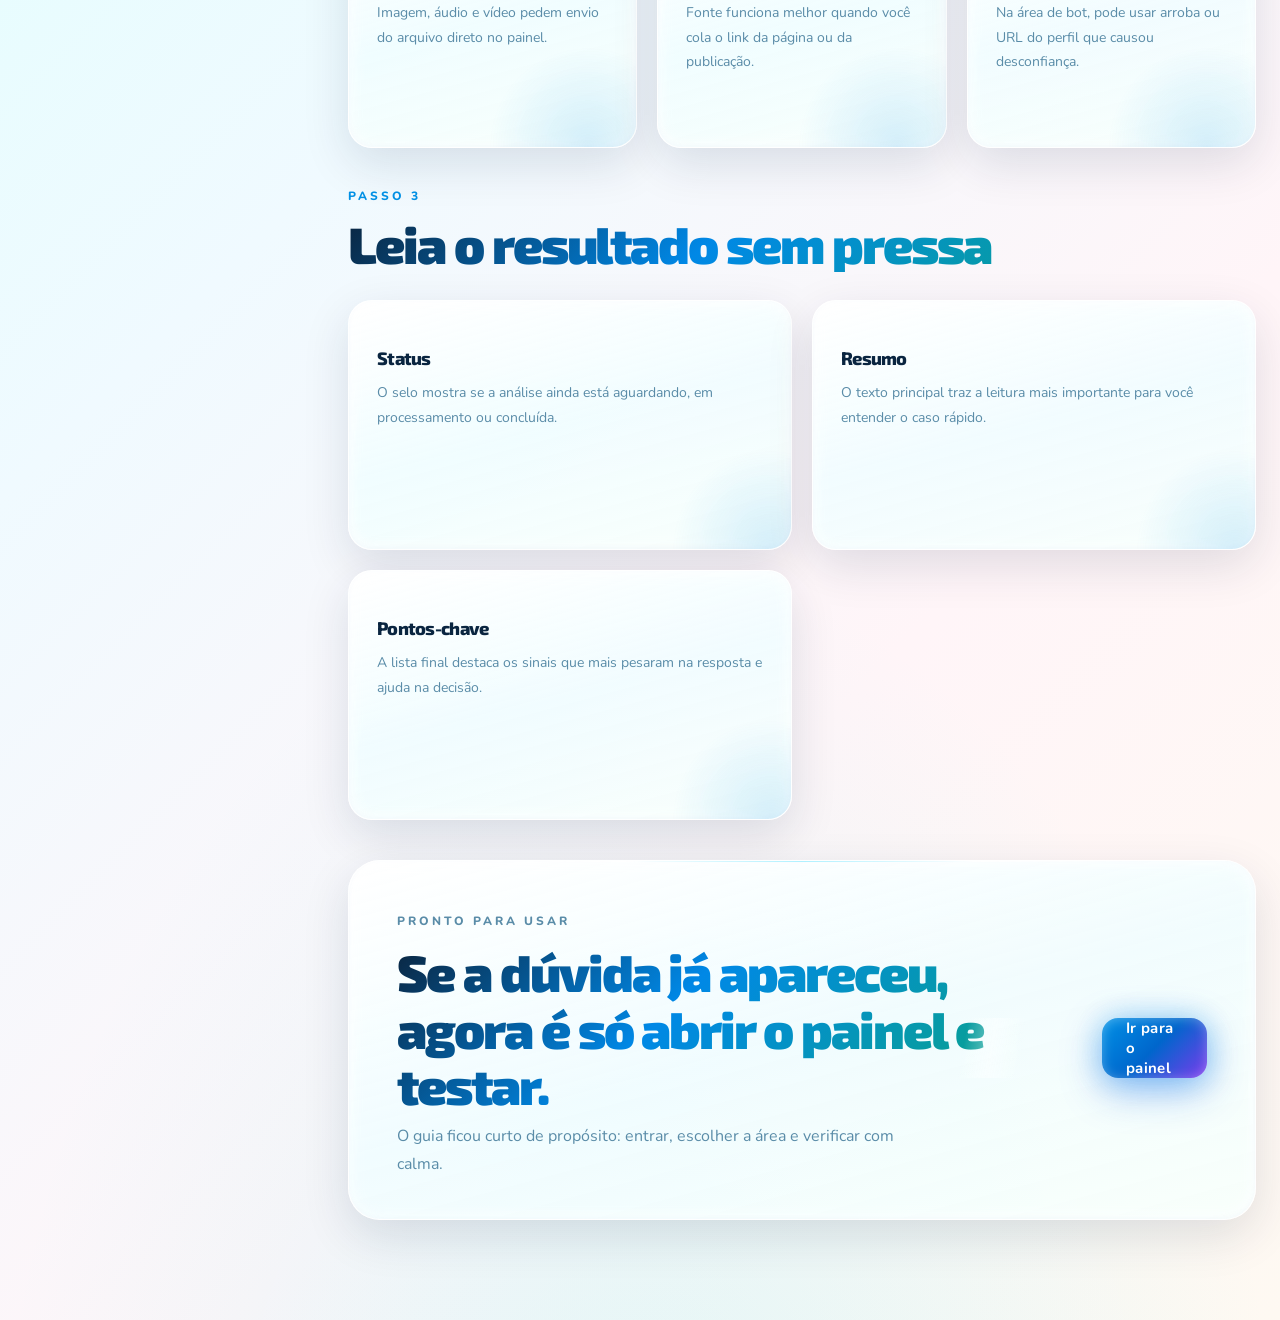
<file: proposta.html>
<!DOCTYPE html>
<html lang="pt-BR">
  <head>
    <meta charset="UTF-8" />
    <meta name="viewport" content="width=device-width, initial-scale=1.0" />
    <meta
      name="description"
      content="Guia r&aacute;pido da Origem com explica&ccedil;&atilde;o simples de como usar o site."
    />
    <title>Origem | Como usar</title>
    <link rel="preconnect" href="https://fonts.googleapis.com" />
    <link rel="preconnect" href="https://fonts.gstatic.com" crossorigin />
    <link
      href="https://fonts.googleapis.com/css2?family=Exo+2:wght@500;600;700;800&family=Nunito:wght@400;600;700;800&display=swap"
      rel="stylesheet"
    />
    <link rel="stylesheet" href="styles.css?v=31" />
  </head>
  <body>
    <div class="aero-bg" aria-hidden="true">
      <div class="bubble bubble-one"></div>
      <div class="bubble bubble-two"></div>
      <div class="bubble bubble-three"></div>
      <div class="glow-band glow-top"></div>
      <div class="glow-band glow-bottom"></div>
      <div class="sky-ribbon ribbon-one"></div>
      <div class="sky-ribbon ribbon-two"></div>
      <div class="sun-halo"></div>
    </div>

    <header class="site-header topbar-shell">
      <a class="brand" href="index.html">
        <span class="brand-mark">O</span>
        <span class="brand-copy">
          <strong>Origem</strong>
          <small>como usar o site</small>
        </span>
      </a>

      <nav class="site-nav top-nav" aria-label="Navegacao principal">
        <a class="is-active" href="proposta.html" aria-current="page">Como usar</a>
        <a href="index.html">Home</a>
        <a href="verificacao.html">Painel Central</a>
      </nav>

      <a class="header-cta" href="verificacao.html">Abrir painel</a>
    </header>

    <main class="page-shell">
      <div class="split-layout proposal-split">
        <aside class="section-sidebar proposal-sidebar glossy-panel panel-tilt" aria-label="Como usar o site">
          <a class="sidebar-home" href="index.html" aria-label="Ir para a home">&#8962;</a>

          <div class="sidebar-copy">
            <p class="section-kicker">Guia r&aacute;pido</p>
            <h2>Como usar</h2>
            <span>um passo por vez, sem complicar a navega&ccedil;&atilde;o</span>
          </div>

          <nav class="sidebar-nav">
            <a class="sidebar-link is-active" href="#visao-geral">Vis&atilde;o geral</a>
            <a class="sidebar-link" href="#escolher-area">Escolher a &aacute;rea</a>
            <a class="sidebar-link" href="#enviar-conteudo">Enviar o conte&uacute;do</a>
            <a class="sidebar-link" href="#ler-resultado">Ler o resultado</a>
            <a class="sidebar-link" href="#ir-para-o-painel">Ir para o painel</a>
          </nav>
        </aside>

        <div class="split-main">
          <section class="hero hero-verify glossy-panel panel-tilt" id="visao-geral">
            <p class="hero-kicker">Como usar</p>
            <h1>Um guia simples para entender o site antes de abrir o painel.</h1>
            <p class="hero-copy">
              A Origem funciona de um jeito bem direto: voc&ecirc; escolhe a &aacute;rea certa, envia o conte&uacute;do
              e l&ecirc; um resumo com os pontos principais da an&aacute;lise.
            </p>
          </section>

          <section class="section-block" id="escolher-area">
            <div class="section-head">
              <p class="section-kicker">Passo 1</p>
              <h2>Escolha a &aacute;rea que combina com a sua d&uacute;vida</h2>
            </div>

            <div class="theme-grid">
              <a class="theme-link-card glossy-panel panel-tilt" href="verificacao.html#bot">
                <span class="topic-number">Bot</span>
                <h3>Perfis suspeitos</h3>
                <p>Use quando quiser olhar um @, um link de perfil ou sinais de conta falsa.</p>
              </a>

              <a class="theme-link-card glossy-panel panel-tilt" href="verificacao.html#imagem">
                <span class="topic-number">Imagem</span>
                <h3>Fotos e prints</h3>
                <p>Serve para imagem estranha, montagem, detalhe artificial ou print duvidoso.</p>
              </a>

              <a class="theme-link-card glossy-panel panel-tilt" href="verificacao.html#video">
                <span class="topic-number">V&iacute;deo</span>
                <h3>V&iacute;deos suspeitos</h3>
                <p>Entre nessa &aacute;rea para v&iacute;deos com rosto artificial, movimento estranho ou dublagem ruim.</p>
              </a>

              <a class="theme-link-card glossy-panel panel-tilt" href="verificacao.html#audio">
                <span class="topic-number">&Aacute;udio</span>
                <h3>Voz e grava&ccedil;&otilde;es</h3>
                <p>Boa para &aacute;udios com voz sint&eacute;tica, cortes estranhos ou tom muito artificial.</p>
              </a>

              <a class="theme-link-card glossy-panel panel-tilt" href="verificacao.html#fonte">
                <span class="topic-number">Fonte</span>
                <h3>Links e not&iacute;cias</h3>
                <p>Use para conferir publica&ccedil;&otilde;es, links e mat&eacute;rias antes de compartilhar.</p>
              </a>
            </div>
          </section>

          <section class="section-block" id="enviar-conteudo">
            <div class="section-head">
              <p class="section-kicker">Passo 2</p>
              <h2>Envie o conte&uacute;do certo em cada parte do painel</h2>
            </div>

            <div class="steps-grid">
              <article class="step-card glossy-panel panel-tilt">
                <span>01</span>
                <h3>Arquivo</h3>
                <p>Imagem, &aacute;udio e v&iacute;deo pedem envio do arquivo direto no painel.</p>
              </article>

              <article class="step-card glossy-panel panel-tilt">
                <span>02</span>
                <h3>Link</h3>
                <p>Fonte funciona melhor quando voc&ecirc; cola o link da p&aacute;gina ou da publica&ccedil;&atilde;o.</p>
              </article>

              <article class="step-card glossy-panel panel-tilt">
                <span>03</span>
                <h3>Perfil</h3>
                <p>Na &aacute;rea de bot, pode usar arroba ou URL do perfil que causou desconfian&ccedil;a.</p>
              </article>
            </div>
          </section>

          <section class="section-block" id="ler-resultado">
            <div class="section-head">
              <p class="section-kicker">Passo 3</p>
              <h2>Leia o resultado sem pressa</h2>
            </div>

            <div class="topic-columns">
              <article class="info-card glossy-panel panel-tilt">
                <h3>Status</h3>
                <p>O selo mostra se a an&aacute;lise ainda est&aacute; aguardando, em processamento ou conclu&iacute;da.</p>
              </article>

              <article class="info-card glossy-panel panel-tilt">
                <h3>Resumo</h3>
                <p>O texto principal traz a leitura mais importante para voc&ecirc; entender o caso r&aacute;pido.</p>
              </article>

              <article class="info-card glossy-panel panel-tilt">
                <h3>Pontos-chave</h3>
                <p>A lista final destaca os sinais que mais pesaram na resposta e ajuda na decis&atilde;o.</p>
              </article>
            </div>
          </section>

          <section class="section-block">
            <div class="bottom-banner glossy-panel panel-tilt">
              <div>
                <p class="section-kicker" id="ir-para-o-painel">Pronto para usar</p>
                <h2>Se a d&uacute;vida j&aacute; apareceu, agora &eacute; s&oacute; abrir o painel e testar.</h2>
                <p>O guia ficou curto de prop&oacute;sito: entrar, escolher a &aacute;rea e verificar com calma.</p>
              </div>

              <a class="primary-button link-button" href="verificacao.html">Ir para o painel</a>
            </div>
          </section>
        </div>
      </div>
    </main>
  </body>
</html>
</file>
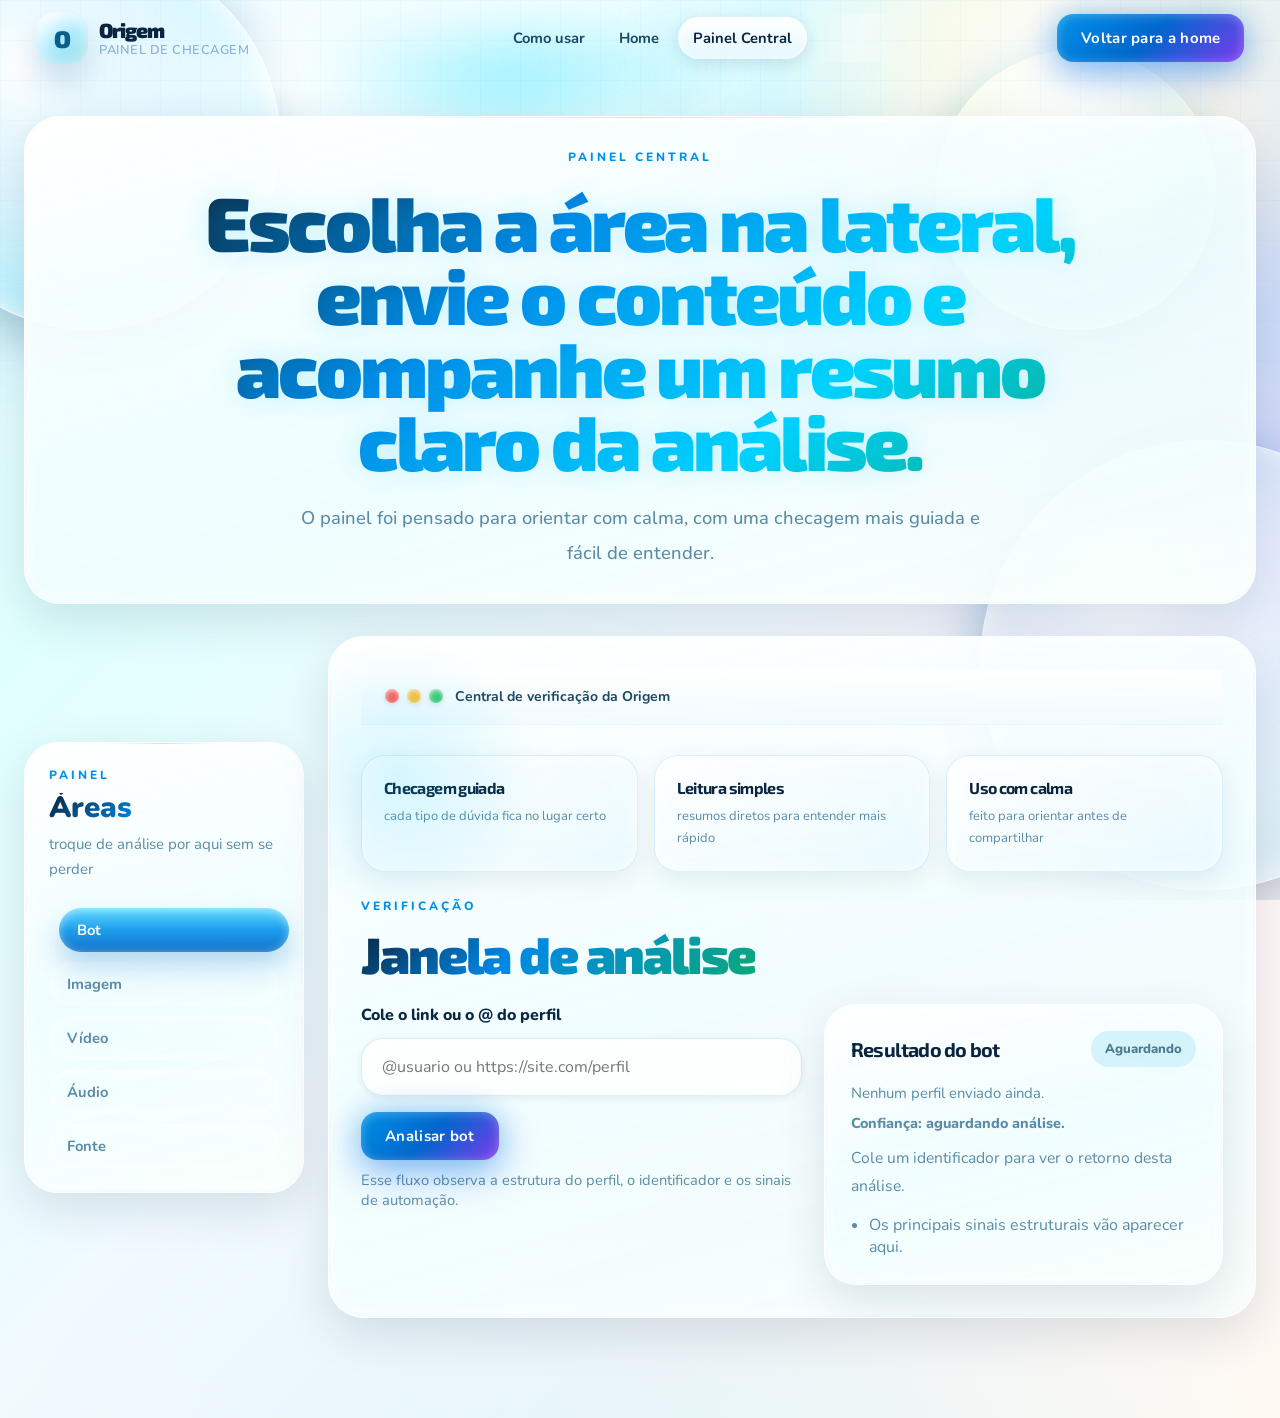
<file: verificacao.html>
<!DOCTYPE html>
<html lang="pt-BR">
  <head>
    <meta charset="UTF-8" />
    <meta name="viewport" content="width=device-width, initial-scale=1.0" />
    <meta
      name="description"
      content="Painel da Origem para checar imagem, fonte, bot, &aacute;udio e v&iacute;deo de forma direta e orientada."
    />
    <title>Origem | Verifica&ccedil;&atilde;o</title>
    <link rel="preconnect" href="https://fonts.googleapis.com" />
    <link rel="preconnect" href="https://fonts.gstatic.com" crossorigin />
    <link
      href="https://fonts.googleapis.com/css2?family=Exo+2:wght@500;600;700;800&family=Nunito:wght@400;600;700;800&display=swap"
      rel="stylesheet"
    />
    <link rel="stylesheet" href="styles.css?v=31" />
    <script src="config.js?v=24"></script>
    <script src="script.js?v=25" defer></script>
  </head>
  <body>
    <div class="aero-bg" aria-hidden="true">
      <div class="bubble bubble-one"></div>
      <div class="bubble bubble-two"></div>
      <div class="bubble bubble-three"></div>
      <div class="glow-band glow-top"></div>
      <div class="glow-band glow-bottom"></div>
      <div class="sky-ribbon ribbon-one"></div>
      <div class="sky-ribbon ribbon-two"></div>
      <div class="sun-halo"></div>
    </div>

    <header class="site-header topbar-shell">
      <a class="brand" href="index.html">
        <span class="brand-mark">O</span>
        <span class="brand-copy">
          <strong>Origem</strong>
          <small>painel de checagem</small>
        </span>
      </a>

      <nav class="site-nav top-nav" aria-label="Navegacao principal">
        <a href="proposta.html">Como usar</a>
        <a href="index.html">Home</a>
        <a class="is-active" href="verificacao.html" aria-current="page">Painel Central</a>
      </nav>

      <a class="header-cta" href="index.html">Voltar para a home</a>
    </header>

    <main class="page-shell">
      <section class="hero hero-verify glossy-panel panel-tilt">
        <p class="hero-kicker">Painel central</p>
        <h1>Escolha a &aacute;rea na lateral, envie o conte&uacute;do e acompanhe um resumo claro da an&aacute;lise.</h1>
        <p class="hero-copy">O painel foi pensado para orientar com calma, com uma checagem mais guiada e f&aacute;cil de entender.</p>
      </section>

      <div class="panel-split">
        <aside class="section-sidebar panel-sidebar glossy-panel panel-tilt" aria-label="Areas do painel">
          <div class="sidebar-copy">
            <p class="section-kicker">Painel</p>
            <h2>&Aacute;reas</h2>
            <span>troque de an&aacute;lise por aqui sem se perder</span>
          </div>

          <div class="panel-tab-list" role="tablist" aria-label="Tipos de an&aacute;lise">
            <button class="tool-tab panel-tab" type="button" data-tab-button="bot" aria-selected="false">Bot</button>
            <button class="tool-tab panel-tab" type="button" data-tab-button="imagem" aria-selected="false">Imagem</button>
            <button class="tool-tab panel-tab" type="button" data-tab-button="video" aria-selected="false">V&iacute;deo</button>
            <button class="tool-tab panel-tab" type="button" data-tab-button="audio" aria-selected="false">&Aacute;udio</button>
            <button class="tool-tab panel-tab" type="button" data-tab-button="fonte" aria-selected="false">Fonte</button>
          </div>
        </aside>

        <section class="tool-shell panel-main glossy-panel panel-tilt" aria-labelledby="analise-title">
        <div class="window-bar">
          <div class="window-dots" aria-hidden="true">
            <span></span>
            <span></span>
            <span></span>
          </div>
          <p id="analise-title">Central de verifica&ccedil;&atilde;o da Origem</p>
        </div>

        <div class="tool-overview">
          <article class="overview-card">
            <strong>Checagem guiada</strong>
            <span>cada tipo de d&uacute;vida fica no lugar certo</span>
          </article>
          <article class="overview-card">
            <strong>Leitura simples</strong>
            <span>resumos diretos para entender mais r&aacute;pido</span>
          </article>
          <article class="overview-card">
            <strong>Uso com calma</strong>
            <span>feito para orientar antes de compartilhar</span>
          </article>
        </div>

        <div class="tool-head">
          <div>
            <p class="section-kicker">Verifica&ccedil;&atilde;o</p>
            <h2>Janela de an&aacute;lise</h2>
          </div>
        </div>

        <div class="tool-panel" id="imagem" data-tab-panel="imagem" role="tabpanel">
          <div class="input-layout">
            <section class="input-area">
              <label class="field-label" for="image-input">Enviar imagem</label>
              <label class="upload-box" id="image-upload" for="image-input">
                <input id="image-input" type="file" accept="image/*" />
                <span class="upload-title">Clique para carregar uma imagem</span>
                <span class="upload-subtitle">A leitura visual observa textura, contornos e sinais de gera&ccedil;&atilde;o.</span>
              </label>

              <div class="preview-box" id="image-preview" aria-live="polite">
                <div class="empty-state">
                  <div>
                    <strong>Nenhuma imagem enviada</strong>
                    <p>A visualiza&ccedil;&atilde;o do arquivo aparece aqui.</p>
                  </div>
                </div>
              </div>

              <button class="primary-button" id="analyze-image-button" type="button">Analisar imagem</button>
              <p class="helper-note" id="image-helper-note">Esse fluxo analisa somente a imagem enviada.</p>
              <p class="feedback-message" id="image-message" aria-live="polite"></p>
            </section>

            <aside class="result-area">
              <div class="result-card">
                <div class="result-topline">
                  <h3>Resultado da imagem</h3>
                  <span class="result-badge is-neutral" id="image-badge">Aguardando</span>
                </div>
                <p class="result-label" id="image-label">Nenhum arquivo recebido ainda.</p>
                <p class="result-confidence" id="image-confidence">Confian&ccedil;a: aguardando an&aacute;lise.</p>
                <p class="result-text" id="image-text">Envie uma imagem para ver o retorno desta an&aacute;lise.</p>
                <ul class="result-points" id="image-points">
                  <li>A an&aacute;lise visual vai apontar os detalhes principais aqui.</li>
                </ul>
              </div>
            </aside>
          </div>
        </div>

        <div class="tool-panel" id="fonte" data-tab-panel="fonte" role="tabpanel">
          <div class="input-layout">
            <section class="input-area">
              <label class="field-label" for="source-input">Cole o link da not&iacute;cia ou publica&ccedil;&atilde;o</label>
              <input
                class="text-input"
                id="source-input"
                type="url"
                placeholder="https://site.com/noticia-ou-publicacao"
                inputmode="url"
              />

              <button class="primary-button" id="analyze-source-button" type="button">Verificar fonte</button>
              <p class="helper-note" id="source-helper-note">Esse fluxo l&ecirc; o link e cruza o contexto com refer&ecirc;ncias externas.</p>
              <p class="feedback-message" id="source-message" aria-live="polite"></p>
            </section>

            <aside class="result-area">
              <div class="result-card">
                <div class="result-topline">
                  <h3>Resultado da fonte</h3>
                  <span class="result-badge is-neutral" id="source-badge">Aguardando</span>
                </div>
                <p class="result-label" id="source-label">Nenhum link enviado ainda.</p>
                <p class="result-confidence" id="source-confidence">Confian&ccedil;a: aguardando an&aacute;lise.</p>
                <p class="result-text" id="source-text">Cole um link para ver o retorno desta an&aacute;lise.</p>
                <ul class="result-points" id="source-points">
                  <li>A verifica&ccedil;&atilde;o da not&iacute;cia vai resumir os pontos principais aqui.</li>
                </ul>
              </div>
            </aside>
          </div>
        </div>

        <div class="tool-panel" id="bot" data-tab-panel="bot" role="tabpanel">
          <div class="input-layout">
            <section class="input-area">
              <label class="field-label" for="bot-input">Cole o link ou o @ do perfil</label>
              <input
                class="text-input"
                id="bot-input"
                type="text"
                placeholder="@usuario ou https://site.com/perfil"
                inputmode="url"
              />

              <button class="primary-button" id="analyze-bot-button" type="button">Analisar bot</button>
              <p class="helper-note" id="bot-helper-note">Esse fluxo observa a estrutura do perfil, o identificador e os sinais de automa&ccedil;&atilde;o.</p>
              <p class="feedback-message" id="bot-message" aria-live="polite"></p>
            </section>

            <aside class="result-area">
              <div class="result-card">
                <div class="result-topline">
                  <h3>Resultado do bot</h3>
                  <span class="result-badge is-neutral" id="bot-badge">Aguardando</span>
                </div>
                <p class="result-label" id="bot-label">Nenhum perfil enviado ainda.</p>
                <p class="result-confidence" id="bot-confidence">Confian&ccedil;a: aguardando an&aacute;lise.</p>
                <p class="result-text" id="bot-text">Cole um identificador para ver o retorno desta an&aacute;lise.</p>
                <ul class="result-points" id="bot-points">
                  <li>Os principais sinais estruturais v&atilde;o aparecer aqui.</li>
                </ul>
              </div>
            </aside>
          </div>
        </div>

        <div class="tool-panel" id="audio" data-tab-panel="audio" role="tabpanel">
          <div class="input-layout">
            <section class="input-area">
              <label class="field-label" for="audio-input">Enviar &aacute;udio</label>
              <label class="upload-box" id="audio-upload" for="audio-input">
                <input id="audio-input" type="file" accept="audio/*" />
                <span class="upload-title">Clique para carregar um &aacute;udio</span>
                <span class="upload-subtitle">A leitura sonora verifica voz, timbre, looping e artefatos.</span>
              </label>

              <div class="preview-box" id="audio-preview" aria-live="polite">
                <div class="empty-state">
                  <div>
                    <strong>Nenhum &aacute;udio enviado</strong>
                    <p>A visualiza&ccedil;&atilde;o do arquivo aparece aqui.</p>
                  </div>
                </div>
              </div>

              <button class="primary-button" id="analyze-audio-button" type="button">Analisar &aacute;udio</button>
              <p class="helper-note" id="audio-helper-note">Esse fluxo analisa a autenticidade sonora do arquivo enviado.</p>
              <p class="feedback-message" id="audio-message" aria-live="polite"></p>
            </section>

            <aside class="result-area">
              <div class="result-card">
                <div class="result-topline">
                  <h3>Resultado do &aacute;udio</h3>
                  <span class="result-badge is-neutral" id="audio-badge">Aguardando</span>
                </div>
                <p class="result-label" id="audio-label">Nenhum arquivo recebido ainda.</p>
                <p class="result-confidence" id="audio-confidence">Confian&ccedil;a: aguardando an&aacute;lise.</p>
                <p class="result-text" id="audio-text">Envie um &aacute;udio para ver o retorno desta an&aacute;lise.</p>
                <ul class="result-points" id="audio-points">
                  <li>Os sinais de autenticidade sonora v&atilde;o aparecer aqui.</li>
                </ul>
              </div>
            </aside>
          </div>
        </div>

        <div class="tool-panel" id="video" data-tab-panel="video" role="tabpanel">
          <div class="input-layout">
            <section class="input-area">
              <label class="field-label" for="video-input">Enviar v&iacute;deo</label>
              <label class="upload-box" id="video-upload" for="video-input">
                <input id="video-input" type="file" accept="video/*" />
                <span class="upload-title">Clique para carregar um v&iacute;deo</span>
                <span class="upload-subtitle">A leitura temporal observa quadros, luz, l&aacute;bios e consist&ecirc;ncia.</span>
              </label>

              <div class="preview-box" id="video-preview" aria-live="polite">
                <div class="empty-state">
                  <div>
                    <strong>Nenhum v&iacute;deo enviado</strong>
                    <p>A visualiza&ccedil;&atilde;o do arquivo aparece aqui.</p>
                  </div>
                </div>
              </div>

              <button class="primary-button" id="analyze-video-button" type="button">Analisar v&iacute;deo</button>
              <p class="helper-note" id="video-helper-note">Esse fluxo analisa a autenticidade visual e temporal do v&iacute;deo enviado.</p>
              <p class="feedback-message" id="video-message" aria-live="polite"></p>
            </section>

            <aside class="result-area">
              <div class="result-card">
                <div class="result-topline">
                  <h3>Resultado do v&iacute;deo</h3>
                  <span class="result-badge is-neutral" id="video-badge">Aguardando</span>
                </div>
                <p class="result-label" id="video-label">Nenhum arquivo recebido ainda.</p>
                <p class="result-confidence" id="video-confidence">Confian&ccedil;a: aguardando an&aacute;lise.</p>
                <p class="result-text" id="video-text">Envie um v&iacute;deo para ver o retorno desta an&aacute;lise.</p>
                <ul class="result-points" id="video-points">
                  <li>Os sinais de consist&ecirc;ncia temporal v&atilde;o aparecer aqui.</li>
                </ul>
              </div>
            </aside>
          </div>
        </div>
        </section>
      </div>
    </main>
  </body>
</html>
</file>
<file: styles.css>
/* ═══════════════════════════════════════════
   ORIGEM — Frutiger Aero · VERSÃO ÉPICA
   ═══════════════════════════════════════════ */

:root {
  --glass-border: rgba(255,255,255,0.92);
  --ink: #0a2540;
  --ink-mid: #1b4965;
  --muted: #5a8ca8;
  --muted-soft: #8ab4d5;
  --blue: #0091e6;
  --blue-deep: #0066cc;
  --blue-light: #00d4ff;
  --accent: #00d4ff;
  --accent-warm: #ff6b5b;
  --accent-pink: #ff4081;
  --accent-purple: #7c3aed;
  --success: #00c896;
  --warning: #ffa500;
  --sh-xs: 0 2px 8px rgba(10,37,64,0.08);
  --sh-sm: 0 4px 16px rgba(10,37,64,0.12);
  --sh-md: 0 8px 28px rgba(10,37,64,0.15);
  --sh-lg: 0 16px 48px rgba(10,37,64,0.2);
  --sh-xl: 0 24px 64px rgba(10,37,64,0.25);
  --r-pill: 999px;
  --r-xl: 32px;
  --r-lg: 24px;
  --r-md: 16px;
  --r-sm: 12px;
  --max-w: 1360px;
}

*, *::before, *::after { box-sizing: border-box; }
html { scroll-behavior: smooth; }

body {
  margin: 0; min-height: 100vh;
  font-family: "Nunito", sans-serif;
  font-size: 1rem; color: var(--ink); overflow-x: hidden;
  background:
    radial-gradient(ellipse 95% 80% at 5% -10%, rgba(0,211,255,0.35) 0%, transparent 50%),
    radial-gradient(ellipse 75% 70% at 98% 15%, rgba(122,60,237,0.25) 0%, transparent 55%),
    radial-gradient(ellipse 85% 60% at 50% 110%, rgba(100,244,255,0.2) 0%, transparent 60%),
    linear-gradient(135deg, #e8f8ff 0%, #dffffd 25%, #f0faff 50%, #fff5f8 75%, #fef9f2 100%);
  position: relative;
}

body::before {
  content: ""; position: fixed; inset: 0; pointer-events: none; z-index: 0;
  background:
    radial-gradient(ellipse 115% 40% at 50% -8%, rgba(255,255,255,0.98) 0%, transparent 100%),
    radial-gradient(ellipse 50% 35% at 10% 10%, rgba(255,255,255,0.8) 0%, transparent 100%),
    radial-gradient(ellipse 55% 35% at 90% 15%, rgba(255,255,255,0.6) 0%, transparent 100%);
  animation: lightDance 8s ease-in-out infinite;
}

body::after {
  content: ""; position: fixed; inset: 0; pointer-events: none; z-index: 0;
  background-image:
    linear-gradient(rgba(0,150,200,0.05) 1px, transparent 1px),
    linear-gradient(90deg, rgba(0,150,200,0.05) 1px, transparent 1px);
  background-size: 40px 40px;
  mask-image: linear-gradient(180deg, rgba(0,0,0,0.6) 0%, transparent 80%);
  animation: gridDrift 60s linear infinite;
}

.aero-bg { position: fixed; inset: 0; pointer-events: none; overflow: hidden; z-index: 0; }

.bubble {
  position: absolute; border-radius: 50%;
  background:
    radial-gradient(circle at 32% 30%,
      rgba(255,255,255,0.99) 0%,
      rgba(255,255,255,0.5) 35%,
      rgba(100,240,255,0.15) 65%,
      rgba(0,180,255,0.03) 100%);
  border: 1.2px solid rgba(255,255,255,0.95);
  box-shadow:
    inset 0 1px 24px rgba(255,255,255,0.98),
    inset 0 -2px 8px rgba(100,220,255,0.1),
    var(--sh-lg);
  animation: floatOrbEpic 28s ease-in-out infinite;
  filter: drop-shadow(0 0 20px rgba(0,200,255,0.3));
}

.bubble-one   { width: 380px; height: 380px; top: -50px; left: -100px; animation-delay: 0s; filter: drop-shadow(0 0 25px rgba(0,180,255,0.35)); }
.bubble-two   { width: 280px; height: 280px; right: 5%; top: 50px; animation-delay: -8s; }
.bubble-three { width: 450px; height: 450px; right: -150px; bottom: 10px; animation-delay: -14s; filter: drop-shadow(0 0 30px rgba(0,150,255,0.3)); }

.sun-halo {
  position: absolute; width: 800px; height: 800px; top: -320px; right: -200px; border-radius: 50%;
  background: 
    radial-gradient(circle, rgba(255,255,255,0.9) 0%, rgba(255,250,180,0.25) 25%, rgba(0,220,255,0.12) 55%, transparent 80%);
  filter: blur(16px); 
  animation: sunPulseEpic 24s ease-in-out infinite;
  box-shadow: 0 0 60px rgba(0,200,255,0.2);
}

.sky-ribbon { position: absolute; border-radius: 999px; filter: blur(32px); opacity: 0.98; animation: ribbonWaveEpic 28s ease-in-out infinite; }
.ribbon-one { top: 40px; left: 10%; width: 580px; height: 80px; background: linear-gradient(90deg, transparent, rgba(255,255,255,0.98) 30%, rgba(0,220,255,0.4) 65%, transparent); }
.ribbon-two { bottom: 40px; right: 8%; width: 540px; height: 70px; background: linear-gradient(90deg, transparent, rgba(150,255,220,0.45) 25%, rgba(255,255,255,0.95) 60%, transparent); animation-delay: -13s; }

.glow-band { position: absolute; border-radius: 999px; filter: blur(40px); opacity: 0.75; animation: pulseGlowEpic 18s ease-in-out infinite; }
.glow-top { top: 25px; left: 25%; width: 480px; height: 70px; background: linear-gradient(90deg, transparent, rgba(255,255,255,0.98), rgba(100,230,255,0.3), transparent); }
.glow-bottom { bottom: 20px; right: 18%; width: 440px; height: 60px; background: linear-gradient(90deg, transparent, rgba(150,255,200,0.5), rgba(255,255,255,0.95), transparent); animation-delay: -8s; }

.site-header, .page-shell { position: relative; z-index: 1; }

.site-header {
  position: sticky; top: 0; z-index: 1000;
  width: 100%; padding: 12px 0;
  display: flex; align-items: center; justify-content: center;
  background: linear-gradient(180deg, rgba(255,255,255,0.98) 0%, rgba(248,253,255,0.95) 100%);
  box-shadow: 0 4px 20px rgba(10,37,64,0.08), inset 0 1px 0 rgba(255,255,255,0.8);
  backdrop-filter: blur(12px);
  border-bottom: 1px solid rgba(0,145,230,0.08);
}

.site-header > * {
  animation: slideDown 0.5s cubic-bezier(0.22, 1, 0.36, 1) both;
}

.site-header > *:nth-child(2) { animation-delay: 0.1s; }
.site-header > *:nth-child(3) { animation-delay: 0.2s; }

.topbar-shell {
  width: min(calc(100% - 32px), var(--max-w)); margin: 0 auto; padding: 12px 20px !important;
  display: flex; align-items: center; gap: 28px; justify-content: space-between;
  border-radius: 0 !important; border: none !important;
  background: transparent !important;
  box-shadow: none !important;
  backdrop-filter: none !important;
}

.brand {
  display: flex; align-items: center; gap: 12px; text-decoration: none; color: var(--ink);
  transition: all 0.3s cubic-bezier(0.22, 1, 0.36, 1);
  flex-shrink: 0;
}

.brand:hover { 
  transform: translateY(-2px);
}

.brand:active {
  transform: scale(0.98);
}

.brand-mark {
  display: flex; align-items: center; justify-content: center;
  width: 40px; height: 40px; border-radius: var(--r-md);
  background: linear-gradient(135deg, var(--blue) 0%, var(--accent) 100%);
  color: white; font-weight: 700; font-size: 20px;
  box-shadow: 0 8px 20px rgba(0,145,230,0.25);
  transition: all 0.3s cubic-bezier(0.22, 1, 0.36, 1);
  position: relative;
}

.brand-mark::before {
  content: ""; position: absolute; inset: 0; border-radius: var(--r-md);
  background: radial-gradient(circle at 30% 30%, rgba(255,255,255,0.3), transparent 70%);
  opacity: 0;
  transition: opacity 0.3s ease;
}

.brand:hover .brand-mark {
  box-shadow: 0 12px 32px rgba(0,145,230,0.35);
  transform: translateY(-2px);
}

.brand:hover .brand-mark::before {
  opacity: 1;
}

.brand-copy {
  display: flex; flex-direction: column;
  line-height: 1.1;
}

.brand-copy strong {
  font-size: 18px; font-weight: 700; color: var(--ink);
}

.brand-copy small {
  font-size: 11px; font-weight: 500; color: var(--muted);
  text-transform: uppercase; letter-spacing: 0.5px;
}

.site-nav {
  display: flex; gap: 6px; align-items: center;
  flex: 1; justify-content: center;
}

.site-nav a {
  padding: 8px 16px; border-radius: var(--r-md);
  text-decoration: none; color: var(--muted); font-size: 14px; font-weight: 500;
  transition: all 0.25s cubic-bezier(0.22, 1, 0.36, 1);
  background: transparent;
  position: relative;
  overflow: hidden;
}

.site-nav a::before {
  content: ""; position: absolute; inset: 0; border-radius: var(--r-md);
  background: rgba(0,145,230,0.08);
  transform: scaleX(0);
  transform-origin: left;
  transition: transform 0.3s cubic-bezier(0.22, 1, 0.36, 1);
}

.site-nav a:hover {
  color: var(--blue);
}

.site-nav a:hover::before {
  transform: scaleX(1);
}

.site-nav a.is-active {
  color: var(--blue);
  background: rgba(0,145,230,0.12);
  box-shadow: inset 0 0 0 1px rgba(0,145,230,0.2);
}

.site-nav a:active {
  transform: scale(0.95);
}

.header-cta {
  padding: 10px 20px; border-radius: var(--r-md);
  background: linear-gradient(135deg, var(--blue) 0%, var(--blue-deep) 100%);
  color: white; text-decoration: none; font-weight: 600; font-size: 14px;
  transition: all 0.25s cubic-bezier(0.22, 1, 0.36, 1);
  box-shadow: 0 8px 20px rgba(0,91,230,0.25);
  flex-shrink: 0;
  position: relative;
  overflow: hidden;
}

.header-cta::before {
  content: ""; position: absolute; inset: 0;
  background: linear-gradient(100deg, transparent 20%, rgba(255,255,255,0.4) 50%, transparent 80%);
  transform: translateX(-100%);
  animation: glossSweep 12s ease-in-out infinite;
}

.header-cta:hover {
  transform: translateY(-3px);
  box-shadow: 0 12px 32px rgba(0,91,230,0.35);
}

.header-cta:active {
  transform: scale(0.95);
}

.header-cta span {
  position: relative;
  z-index: 1;
}
  animation: headerDrop 0.7s cubic-bezier(0.22,1,0.36,1) both;
}
.site-header::after {
  content: ""; position: absolute; inset: 0; pointer-events: none;
  background: linear-gradient(112deg, transparent 20%, rgba(255,255,255,0.44) 46%, transparent 72%);
  transform: translateX(-130%); animation: glossSweep 12s ease-in-out infinite;
}
.topbar-shell { gap: 18px; }

.brand {
  position: relative; z-index: 1;
  display: inline-flex; align-items: center; gap: 11px;
  color: var(--ink); text-decoration: none; flex-shrink: 0;
}
.brand-mark {
  display: inline-flex; align-items: center; justify-content: center;
  width: 52px; height: 52px; border-radius: 20px;
  background:
    linear-gradient(145deg, rgba(255,255,255,0.98) 0%, rgba(180,242,255,0.6) 50%, rgba(130,240,185,0.35) 100%),
    linear-gradient(135deg, #c4f4ff, #78c8f8);
  box-shadow: inset 0 2px 20px rgba(255,255,255,0.96), inset 0 -3px 8px rgba(60,180,240,0.18), 0 18px 32px rgba(15,100,160,0.2);
  font-family: "Exo 2", sans-serif; font-size: 1.5rem; font-weight: 900; color: #0a5e8a; letter-spacing: -0.04em;
  animation: logoPulse 7s ease-in-out infinite;
}
.brand-copy { display: grid; gap: 1px; }
.brand-copy strong { font-family: "Exo 2", sans-serif; font-size: 1.28rem; font-weight: 900; letter-spacing: -0.05em; color: var(--ink); }
.brand-copy small { color: var(--muted-soft); font-size: 0.8rem; font-weight: 600; }

.site-nav { position: relative; z-index: 1; display: flex; flex-wrap: wrap; align-items: center; justify-content: center; gap: 4px; }
.top-nav { flex: 1 1 auto; }
.site-nav a {
  position: relative; display: inline-flex; align-items: center; justify-content: center;
  min-height: 42px; padding: 0 15px; border-radius: var(--r-pill);
  color: var(--ink-mid); text-decoration: none; font-weight: 700; font-size: 0.92rem;
  transition: transform 150ms ease, background 150ms ease, box-shadow 150ms ease, color 150ms ease;
}
.site-nav a:hover { transform: translateY(-2px); background: rgba(255,255,255,0.6); box-shadow: var(--sh-sm); color: var(--ink); }
.site-nav a.is-active, .site-nav a[aria-current="page"] {
  color: var(--ink);
  background: linear-gradient(180deg, rgba(255,255,255,0.98), rgba(228,246,255,0.92));
  box-shadow: inset 0 1px 10px rgba(255,255,255,0.96), var(--sh-sm);
}

.header-cta, .primary-button, .secondary-button, .tool-tab { font: inherit; }
.header-cta, .primary-button, .secondary-button {
  position: relative; z-index: 1;
  display: inline-flex; align-items: center; justify-content: center;
  min-height: 48px; padding: 0 24px; border-radius: var(--r-md);
  border: none; text-decoration: none; font-weight: 700; font-size: 15px;
  letter-spacing: 0.02em; cursor: pointer; overflow: visible;
  transition: all 0.25s cubic-bezier(0.22, 1, 0.36, 1);
  animation: popIn 0.5s cubic-bezier(0.22, 1, 0.36, 1) both;
}

.header-cta::before, .primary-button::before, .secondary-button::before {
  content: ""; position: absolute; inset: 0;
  background: linear-gradient(100deg, transparent 20%, rgba(255,255,255,0.4) 45%, transparent 70%);
  transform: translateX(-150%); animation: glossSweep 12s ease-in-out infinite;
  pointer-events: none;
}

.header-cta, .primary-button {
  color: #fff;
  background: linear-gradient(135deg, var(--blue) 0%, var(--blue-deep) 50%, var(--accent-purple) 100%);
  box-shadow: 
    0 0 30px rgba(0,145,230,0.3),
    0 12px 40px rgba(0,91,230,0.4), 
    inset 0 1px 12px rgba(255,255,255,0.3);
  position: relative;
}

.header-cta::after, .primary-button::after {
  content: ""; position: absolute; inset: 0; border-radius: var(--r-md);
  background: radial-gradient(circle 200px at var(--mouse-x, 50%) var(--mouse-y, 50%), rgba(255,255,255,0.2), transparent 80%);
  opacity: 0;
  pointer-events: none;
}

.secondary-button {
  color: var(--blue);
  background: linear-gradient(135deg, rgba(255,255,255,0.98), rgba(240,252,255,0.95));
  box-shadow: 
    0 0 20px rgba(0,145,230,0.15),
    0 8px 24px rgba(0,0,0,0.08), 
    inset 0 1px 10px rgba(255,255,255,0.9);
  border: 1.5px solid rgba(0,145,230,0.15);
}

.header-cta:hover, .primary-button:hover { 
  transform: translateY(-5px) scale(1.02); 
  box-shadow: 
    0 0 50px rgba(0,145,230,0.5),
    0 20px 50px rgba(0,91,230,0.5), 
    inset 0 1px 12px rgba(255,255,255,0.4);
}

.secondary-button:hover {
  transform: translateY(-3px) scale(1.01);
  background: linear-gradient(135deg, rgba(255,255,255,0.99), rgba(220,245,255,0.99));
  box-shadow: 
    0 0 35px rgba(0,145,230,0.25),
    0 12px 40px rgba(0,91,230,0.2), 
    inset 0 1px 10px rgba(255,255,255,0.98);
}

.header-cta:active, .primary-button:active, .secondary-button:active {
  transform: scale(0.95) translateY(-2px);
}

.primary-button:disabled { opacity: 0.6; cursor: not-allowed; }

.header-cta span, .primary-button span, .secondary-button span {
  position: relative;
  z-index: 1;
}

.page-shell { width: min(calc(100% - 48px), var(--max-w)); margin: 0 auto; padding: 40px 0 100px; animation: fadeInPage 0.8s ease both; }

.split-layout,
.panel-split {
  display: grid;
  grid-template-columns: 280px minmax(0, 1fr);
  gap: 24px;
  align-items: start;
  margin-top: 32px;
}

.proposal-split {
  grid-template-columns: 300px minmax(0, 1fr);
}

.section-sidebar {
  position: sticky;
  top: 106px;
  display: flex;
  flex-direction: column;
  gap: 18px;
  padding: 24px;
  border-radius: 34px;
  min-width: 0;
}

.split-main,
.panel-main {
  min-width: 0;
}

.sidebar-home {
  display: inline-flex;
  align-items: center;
  justify-content: center;
  width: 54px;
  height: 54px;
  border-radius: 18px;
  text-decoration: none;
  color: #fff;
  font-size: 1.4rem;
  background: linear-gradient(180deg, rgba(90,218,255,0.97) 0%, rgba(22,154,235,0.97) 52%, rgba(12,110,200,0.97) 100%);
  box-shadow: inset 0 1px 10px rgba(255,255,255,0.45), 0 18px 32px rgba(16,111,204,0.2);
  transition: transform 180ms ease, box-shadow 180ms ease;
}

.sidebar-home:hover {
  transform: translateY(-4px) scale(1.03);
  box-shadow: inset 0 1px 10px rgba(255,255,255,0.5), 0 22px 36px rgba(16,111,204,0.28);
}

.sidebar-copy h2 {
  margin: 10px 0 0;
  font-size: clamp(1.6rem, 2.3vw, 2rem);
  font-weight: 900;
  line-height: 1;
  background: linear-gradient(135deg, #0a2540 0%, #0088e6 45%, #0ca878 100%);
  -webkit-background-clip: text;
  -webkit-text-fill-color: transparent;
  background-clip: text;
}

.sidebar-copy span {
  display: block;
  margin-top: 10px;
  color: var(--muted);
  line-height: 1.65;
  font-size: 0.94rem;
}

.sidebar-nav,
.panel-tab-list {
  display: flex;
  flex-direction: column;
  gap: 10px;
}

.sidebar-link {
  display: flex;
  align-items: center;
  min-height: 50px;
  padding: 0 16px;
  border-radius: 18px;
  text-decoration: none;
  color: var(--ink-mid);
  font-weight: 800;
  background: rgba(255,255,255,0.56);
  border: 1px solid rgba(255,255,255,0.9);
  box-shadow: inset 0 1px 12px rgba(255,255,255,0.85);
  transition: transform 180ms ease, background 180ms ease, box-shadow 180ms ease, color 180ms ease;
}

.sidebar-link:hover {
  transform: translateX(6px);
  color: var(--ink);
  background: rgba(255,255,255,0.8);
  box-shadow: inset 0 1px 12px rgba(255,255,255,0.94), 0 14px 24px rgba(12,110,200,0.12);
}

.sidebar-link.is-active {
  color: #fff;
  background: linear-gradient(180deg, rgba(90,218,255,0.97) 0%, rgba(22,154,235,0.97) 52%, rgba(12,110,200,0.97) 100%);
  box-shadow: inset 0 1px 12px rgba(255,255,255,0.42), 0 18px 30px rgba(16,111,204,0.2);
}

.panel-sidebar .panel-tab-list {
  margin-top: 8px;
}

.panel-tab {
  width: 100%;
  justify-content: flex-start;
  padding: 0 18px;
  text-align: left;
  min-height: 52px;
  border: 1px solid rgba(255,255,255,0.82);
  background: rgba(255,255,255,0.58);
  box-shadow: inset 0 1px 12px rgba(255,255,255,0.85);
}

.panel-tab:hover {
  transform: translateX(6px);
}

.panel-tab.is-active {
  transform: translateX(10px);
}

.glossy-panel, .tool-shell, .result-card, .step-card, .feature-card, .theme-link-card, .info-card, .topic-panel, .dock-row, .workspace-window, .workspace-shell, .overview-card {
  position: relative; overflow: hidden; border: 1.5px solid var(--glass-border);
  background: linear-gradient(165deg, rgba(255,255,255,0.97) 0%, rgba(240,253,255,0.88) 50%, rgba(248,255,252,0.92) 100%);
  box-shadow: 0 16px 48px rgba(10,37,64,0.12), inset 0 1px 16px rgba(255,255,255,0.96), inset 0 -1px 4px rgba(0,100,200,0.06);
  backdrop-filter: blur(20px);
}
.glossy-panel::before, .tool-shell::before, .workspace-window::before, .bottom-banner::before, .dock-row::before {
  content: ""; position: absolute; inset: 0; pointer-events: none;
  background: linear-gradient(115deg, transparent 22%, rgba(255,255,255,0.32) 48%, transparent 74%);
  transform: translateX(-150%); animation: glossSweep 18s ease-in-out infinite;
}
.glossy-panel::after {
  content: ""; position: absolute; top: 0; left: 12%; right: 12%; height: 1px;
  background: linear-gradient(90deg, transparent, rgba(255,255,255,0.95) 25%, rgba(0,210,255,0.3) 50%, rgba(255,255,255,0.9) 75%, transparent);
  border-radius: 999px;
}
.panel-tilt { transform-style: preserve-3d; transition: all 0.3s cubic-bezier(0.22, 1, 0.36, 1); }

.hero { position: relative; }
.hero-home, .hero-verify { animation: riseIn 0.8s cubic-bezier(0.22,1,0.36,1) both; }
.workspace-shell { display: grid; grid-template-columns: minmax(0, 1.1fr) minmax(360px, 0.9fr); gap: 32px; padding: 48px; border-radius: var(--r-xl); }
.workspace-copy, .workspace-window { position: relative; z-index: 1; }

.hero-kicker, .section-kicker { margin: 0; color: var(--blue); font-size: 12px; font-weight: 800; letter-spacing: 0.25em; text-transform: uppercase; }

.hero h1, .section-head h2, .tool-head h2, .bottom-banner h2, .feature-card h3, .theme-link-card h3, .info-card h3, .topic-panel h3, .step-card h3, .result-topline h3, .workspace-window h2, .window-card strong, .overview-card strong {
  font-family: "Exo 2", sans-serif; letter-spacing: -0.04em;
}
.hero h1 {
  margin: 20px 0 0; font-size: clamp(3.2rem, 6vw, 5.8rem); line-height: 0.95; font-weight: 900;
  background: linear-gradient(140deg, #0a2540 0%, #0088e6 35%, #00d4ff 70%, #0ca878 100%);
  -webkit-background-clip: text; -webkit-text-fill-color: transparent; background-clip: text;
  animation: textGlide 1.2s cubic-bezier(0.22, 1, 0.36, 1) both;
  text-shadow: 0 0 30px rgba(0,200,255,0.2);
}

.hero-copy { 
  max-width: 65ch; margin: 24px 0 0; color: var(--muted); font-size: 1.15rem; line-height: 1.9; font-weight: 500;
  animation: fadeUp 1s cubic-bezier(0.22, 1, 0.36, 1) 0.2s both;
}
.hero-actions { display: flex; flex-wrap: wrap; gap: 16px; margin-top: 32px; }
.hero-pills { display: flex; flex-wrap: wrap; gap: 10px; margin-top: 24px; }

.hero-pills span, .topic-number, .feature-icon, .dock-pill {
  display: inline-flex; align-items: center; justify-content: center;
  min-height: 40px; padding: 0 18px; border-radius: var(--r-md);
  background: linear-gradient(135deg, rgba(255,255,255,0.99), rgba(230,248,255,0.92));
  border: 1.5px solid rgba(0,145,230,0.15);
  box-shadow: 0 6px 20px rgba(0,145,230,0.1), inset 0 1px 8px rgba(255,255,255,0.95);
  color: var(--blue); font-weight: 700; font-size: 14px; text-decoration: none;
  animation: softBreath 8s ease-in-out infinite;
}

.hero-inline-stats, .tool-overview { display: grid; grid-template-columns: repeat(auto-fit, minmax(200px, 1fr)); gap: 16px; margin-top: 30px; }
.stat-chip, .overview-card {
  padding: 22px; border-radius: var(--r-lg); border: 1.5px solid rgba(0,145,230,0.12);
  background: linear-gradient(150deg, rgba(255,255,255,0.9), rgba(230,248,255,0.7));
  box-shadow: 0 8px 24px rgba(10,37,64,0.08), inset 0 1px 12px rgba(255,255,255,0.92);
  animation: softBreath 9s ease-in-out infinite;
}
.stat-chip:nth-child(2), .overview-card:nth-child(2) { animation-delay: -3s; }
.stat-chip:nth-child(3), .overview-card:nth-child(3) { animation-delay: -6s; }
.stat-chip strong, .overview-card strong { display: block; font-size: 16px; font-family: "Exo 2", sans-serif; color: var(--ink); font-weight: 700; }
.stat-chip span, .overview-card span { display: block; margin-top: 8px; color: var(--muted); line-height: 1.7; font-size: 13px; }

.workspace-window { padding: 0; border-radius: var(--r-xl); }
.window-bar {
  display: flex; align-items: center; gap: 12px; min-height: 56px; padding: 0 24px;
  border-bottom: 1.5px solid rgba(0,145,230,0.08);
  background: linear-gradient(180deg, rgba(255,255,255,0.92), rgba(240,250,255,0.82));
}
.window-bar p { margin: 0; font-weight: 700; color: var(--ink-mid); font-size: 14px; }
.window-dots { display: inline-flex; align-items: center; gap: 8px; }
.window-dots span { width: 14px; height: 14px; border-radius: 50%; box-shadow: inset 0 1px 4px rgba(255,255,255,0.8), 0 2px 6px rgba(0,0,0,0.1); }
.window-dots span:nth-child(1) { background: linear-gradient(135deg, #ff7d71, #ff4d47); }
.window-dots span:nth-child(2) { background: linear-gradient(135deg, #ffc85a, #ffb81a); }
.window-dots span:nth-child(3) { background: linear-gradient(135deg, #6fd489, #24be63); }

.window-stage { position: relative; padding: 32px; min-height: 100%; }
.window-stage::before, .tool-shell::after {
  content: ""; position: absolute; border-radius: 50%;
  background: radial-gradient(circle, rgba(0,200,255,0.15), transparent 70%);
  animation: orbitGlow 24s ease-in-out infinite; pointer-events: none;
}
.window-stage::before { width: 280px; height: 280px; top: -100px; right: -70px; }
.tool-shell::after    { width: 280px; height: 280px; bottom: -100px; left: -70px; animation-delay: -10s; }

.window-glass { position: relative; z-index: 1; display: grid; grid-template-columns: repeat(2, minmax(0, 1fr)); gap: 16px; }
.window-card {
  min-height: 140px; padding: 24px; border-radius: var(--r-lg);
  border: 1.5px solid rgba(0,145,230,0.12);
  background: linear-gradient(150deg, rgba(255,255,255,0.95), rgba(235,250,255,0.8));
  box-shadow: 0 8px 24px rgba(10,37,64,0.08), inset 0 1px 12px rgba(255,255,255,0.94);
  animation: riseIn 0.8s cubic-bezier(0.22,1,0.36,1) both;
  transition: all 0.3s cubic-bezier(0.22,1,0.36,1);
}
.window-card:hover {
  transform: translateY(-4px);
  box-shadow: 0 16px 36px rgba(10,37,64,0.15), inset 0 1px 12px rgba(255,255,255,0.95);
}
.window-card:nth-child(2) { animation-delay: 0.1s; }
.window-card:nth-child(3) { animation-delay: 0.2s; }
.window-card:nth-child(4) { animation-delay: 0.3s; }
.window-card strong {
  display: block; font-size: 16px; font-weight: 700;
  background: linear-gradient(135deg, #0a2540 0%, #0077d4 100%);
  -webkit-background-clip: text; -webkit-text-fill-color: transparent; background-clip: text;
}
.window-card span { display: block; margin-top: 10px; color: var(--muted); line-height: 1.65; font-size: 13px; }

.dock-row {
  display: flex; flex-wrap: wrap; gap: 12px; align-items: center; justify-content: center;
  margin-top: 28px; padding: 16px 20px; border-radius: var(--r-pill);
  animation: riseIn 0.9s cubic-bezier(0.22,1,0.36,1) both;
}
.dock-pill:nth-child(2) { animation-delay: -1.2s; }
.dock-pill:nth-child(3) { animation-delay: -2.4s; }
.dock-pill:nth-child(4) { animation-delay: -3.6s; }
.dock-pill:nth-child(5) { animation-delay: -4.8s; }

.section-block { margin-top: 40px; }
.section-head h2, .tool-head h2, .bottom-banner h2 {
  margin: 12px 0 0; font-size: clamp(2rem, 4vw, 3.2rem); font-weight: 900; line-height: 1.1;
  background: linear-gradient(135deg, #0a2540 0%, #0088e6 40%, #0ca878 100%);
  -webkit-background-clip: text; -webkit-text-fill-color: transparent; background-clip: text;
}

.feature-grid, .theme-grid { display: grid; grid-template-columns: repeat(5, minmax(0, 1fr)); gap: 18px; margin-top: 28px; }
.theme-grid { grid-template-columns: repeat(3, minmax(0, 1fr)); }

.feature-card, .theme-link-card, .info-card, .topic-panel, .step-card {
  display: block; min-height: 250px; padding: 28px; border-radius: var(--r-lg); color: inherit; text-decoration: none;
  transition: all 0.4s cubic-bezier(0.22, 1, 0.36, 1);
  animation: riseIn 0.9s cubic-bezier(0.22,1,0.36,1) both;
  position: relative;
  overflow: hidden;
  background: linear-gradient(165deg, rgba(255,255,255,0.97) 0%, rgba(240,253,255,0.88) 50%, rgba(248,255,252,0.92) 100%);
  border: 1.5px solid var(--glass-border);
}

.feature-card::before {
  content: ""; position: absolute; inset: 0; border-radius: var(--r-lg);
  background: radial-gradient(circle 600px at var(--mouse-x, 50%) var(--mouse-y, 50%), rgba(0,145,230,0.15), transparent 80%);
  opacity: 0;
  transition: opacity 0.4s ease;
  pointer-events: none;
}

.feature-card::after, .theme-link-card::after, .info-card::after, .step-card::after {
  content: ""; position: absolute; inset: auto -18% -40% auto; width: 200px; height: 200px; border-radius: 50%;
  background: radial-gradient(circle, rgba(0,145,230,0.15), transparent 70%);
  transition: all 0.4s cubic-bezier(0.22, 1, 0.36, 1);
  filter: blur(1px);
}

.feature-card:nth-child(1), .theme-link-card:nth-child(1), .info-card:nth-child(1) { animation-delay: 0s; }
.feature-card:nth-child(2), .theme-link-card:nth-child(2), .info-card:nth-child(2) { animation-delay: 0.12s; }
.feature-card:nth-child(3), .theme-link-card:nth-child(3), .info-card:nth-child(3) { animation-delay: 0.24s; }
.feature-card:nth-child(4), .theme-link-card:nth-child(4) { animation-delay: 0.36s; }
.feature-card:nth-child(5), .theme-link-card:nth-child(5) { animation-delay: 0.48s; }

.feature-card:hover, .theme-link-card:hover, .info-card:hover, .step-card:hover {
  transform: translateY(-12px) scale(1.02);
  border-color: rgba(0,145,230,0.5);
  box-shadow: 
    0 32px 64px rgba(10,37,64,0.25),
    0 0 40px rgba(0,145,230,0.3),
    inset 0 1px 20px rgba(255,255,255,0.97);
  background: linear-gradient(165deg, rgba(255,255,255,0.99) 0%, rgba(230,250,255,0.95) 50%, rgba(248,255,254,0.96) 100%);
}

.feature-card:hover::before {
  opacity: 1;
}

.feature-card:hover::after, .theme-link-card:hover::after, .info-card:hover::after, .step-card:hover::after {
  transform: scale(1.3) rotate(20deg);
  opacity: 1;
}

.feature-card:active, .theme-link-card:active, .info-card:active, .step-card:active {
  transform: translateY(-10px) scale(0.98);
  box-shadow: 
    0 28px 56px rgba(10,37,64,0.2),
    inset 0 1px 16px rgba(255,255,255,0.95);
}

.feature-icon { font-family: "Exo 2", sans-serif; font-size: 12px; font-weight: 900; letter-spacing: 0.08em; min-height: 36px; padding: 0 12px; }
.feature-card h3, .theme-link-card h3, .info-card h3, .topic-panel h3, .step-card h3 { margin: 18px 0 0; font-size: 18px; font-weight: 800; color: var(--ink); }

.feature-card p, .theme-link-card p, .info-card p, .topic-panel p, .step-card p,
.bottom-banner p, .helper-note, .feedback-message, .result-label, .result-confidence, .result-text, .result-points { color: var(--muted); }
.feature-card p, .theme-link-card p, .info-card p, .topic-panel p, .step-card p { margin: 12px 0 0; line-height: 1.75; font-size: 14px; }

.topic-columns, .steps-grid { display: grid; grid-template-columns: repeat(3, minmax(0, 1fr)); gap: 20px; margin-top: 28px; }
.topic-columns { grid-template-columns: repeat(2, minmax(0, 1fr)); }

.bottom-banner { display: flex; align-items: center; justify-content: space-between; gap: 32px; padding: 40px 48px; border-radius: var(--r-xl); animation: riseIn 0.9s cubic-bezier(0.22,1,0.36,1) both; }
.bottom-banner p { margin: 10px 0 0; max-width: 54ch; line-height: 1.74; }

.hero-verify, .tool-shell { padding: 32px; border-radius: 36px; animation: riseIn 0.85s cubic-bezier(0.22,1,0.36,1) both; }
.hero-verify { text-align: center; }
.hero-verify h1 { max-width: 18ch; margin-left: auto; margin-right: auto; }
.hero-verify .hero-copy { margin-left: auto; margin-right: auto; }

.tool-head { display: flex; align-items: flex-start; justify-content: flex-start; gap: 18px; margin: 26px 0 22px; }

.tool-tabs {
  display: inline-flex; flex-wrap: wrap; gap: 6px; padding: 7px; border-radius: var(--r-pill);
  background: rgba(255,255,255,0.62); border: 1.5px solid rgba(255,255,255,0.88);
  box-shadow: inset 0 1px 12px rgba(255,255,255,0.9);
}
.tool-tab {
  min-height: 44px; padding: 0 18px; border: 0; border-radius: var(--r-pill);
  background: transparent; color: var(--muted); font-weight: 700; font-size: 0.92rem; cursor: pointer;
  transition: transform 150ms ease, box-shadow 150ms ease, background 150ms ease, color 150ms ease;
}
.tool-tab.is-active {
  color: #fff;
  background: linear-gradient(180deg, rgba(90,218,255,0.97) 0%, rgba(22,154,235,0.97) 50%, rgba(12,110,200,0.97) 100%);
  box-shadow: inset 0 1.5px 10px rgba(255,255,255,0.48), 0 14px 26px rgba(18,120,200,0.28);
  animation: activeTabPulse 4s ease-in-out infinite;
}

.tool-panel { display: none; }
.tool-panel.is-active { display: block; animation: fadeUp 0.32s ease both; }

.input-layout { display: grid; grid-template-columns: minmax(0, 1.05fr) minmax(320px, 0.95fr); gap: 22px; }

.field-label { display: inline-block; margin-bottom: 12px; font-size: 1rem; font-weight: 800; color: var(--ink); }

.upload-box {
  display: grid; place-items: center; width: 100%; min-height: 232px; padding: 24px; border-radius: var(--r-lg);
  border: 2px dashed rgba(80,190,230,0.5);
  background: linear-gradient(160deg, rgba(255,255,255,0.9) 0%, rgba(220,248,255,0.72) 55%, rgba(240,255,248,0.84) 100%);
  text-align: center; cursor: pointer;
  transition: transform 160ms ease, border-color 160ms ease, box-shadow 160ms ease;
}
.upload-box:hover, .upload-box.is-dragging { transform: translateY(-3px); border-color: rgba(18,164,232,0.9); box-shadow: 0 20px 36px rgba(40,150,205,0.16); }
.upload-box input { display: none; }
.upload-title { display: block; font-family: "Exo 2", sans-serif; font-size: 1.06rem; font-weight: 700; color: var(--ink); }
.upload-subtitle { display: block; max-width: 34ch; margin-top: 8px; line-height: 1.64; color: var(--muted); font-size: 0.88rem; }

.preview-box {
  margin-top: 14px; min-height: 232px; overflow: hidden; border-radius: var(--r-lg);
  border: 1.5px solid var(--glass-border);
  background: linear-gradient(160deg, rgba(255,255,255,0.94), rgba(224,247,255,0.74));
  animation: softBreath 10s ease-in-out infinite;
}
.empty-state, .preview-frame { min-height: 232px; display: grid; place-items: center; padding: 22px; text-align: center; }
.empty-state strong { font-family: "Exo 2", sans-serif; color: var(--ink); }
.empty-state p { margin: 8px 0 0; line-height: 1.6; color: var(--muted); }
.preview-frame img { width: 100%; height: 232px; object-fit: cover; display: block; }
.preview-frame audio, .preview-frame video { width: 100%; max-height: 232px; }
.preview-meta { padding: 14px 18px 18px; border-top: 1px solid rgba(96,196,228,0.16); background: rgba(255,255,255,0.76); }
.preview-meta p { margin: 6px 0 0; }

.text-input {
  width: 100%; min-height: 58px; padding: 0 20px; border: 1.5px solid rgba(110,200,230,0.28); border-radius: 22px;
  background: rgba(255,255,255,0.86); box-shadow: inset 0 1px 14px rgba(255,255,255,0.9), var(--sh-xs);
  font: inherit; color: var(--ink); transition: border-color 160ms, box-shadow 160ms;
}
.text-input:focus {
  outline: none; border-color: rgba(18,164,232,0.55);
  box-shadow: inset 0 1px 14px rgba(255,255,255,0.9), 0 0 0 3px rgba(18,164,232,0.12), var(--sh-xs);
}

.primary-button { margin-top: 16px; border-width: 0; }
.helper-note, .feedback-message { margin: 10px 0 0; font-size: 0.92rem; }
.feedback-message { min-height: 22px; }
.feedback-message.is-error { color: #cc4444; }
.feedback-message.is-success { color: #148a52; }

.result-card { height: 100%; padding: 26px; border-radius: var(--r-xl); }
.result-topline { display: flex; align-items: center; justify-content: space-between; gap: 12px; }
.result-topline h3 { margin: 0; font-size: 1.24rem; }
.result-badge { display: inline-flex; align-items: center; justify-content: center; min-height: 36px; padding: 0 14px; border-radius: var(--r-pill); font-size: 0.82rem; font-weight: 800; }
.result-badge.is-neutral  { color: #4d7a8e; background: rgba(210,242,250,0.9); }
.result-badge.is-demo     { color: #0a6b96; background: rgba(200,244,255,0.94); }
.result-badge.is-ok       { color: #0e7a4e; background: rgba(196,248,222,0.94); }
.result-badge.is-warn     { color: #9e5a10; background: rgba(255,234,190,0.96); }
.result-label    { margin: 16px 0 0; font-size: 0.93rem; }
.result-confidence { margin: 10px 0 0; font-size: 0.9rem; font-weight: 800; }
.result-text     { margin: 12px 0 0; font-size: 0.98rem; line-height: 1.76; }
.result-points   { margin: 14px 0 0; padding-left: 18px; }
.result-points li + li { margin-top: 8px; }

@keyframes gridDrift { from { background-position: 0 0, 0 0; } to { background-position: 0 40px, 40px 0; } }

@keyframes floatOrbEpic { 
  0%, 100% { transform: translate3d(0,0,0) scale(1) rotateX(0deg); } 
  25% { transform: translate3d(15px,-28px,0) scale(1.04) rotateX(15deg); } 
  50% { transform: translate3d(0,-32px,0) scale(1.05) rotateX(30deg); } 
  75% { transform: translate3d(-15px,-28px,0) scale(1.04) rotateX(15deg); } 
}

@keyframes pulseGlowEpic { 
  0%, 100% { opacity: .5; transform: scaleX(1) scaleY(1); } 
  50% { opacity: 1; transform: scaleX(1.25) scaleY(1.3); } 
}

@keyframes ribbonWaveEpic { 
  0%, 100% { transform: translate3d(0,0,0) scaleX(1) skewY(0deg); } 
  25% { transform: translate3d(30px,8px,0) scaleX(1.15) skewY(-2deg); }
  50% { transform: translate3d(32px,16px,0) scaleX(1.2) skewY(0deg); } 
  75% { transform: translate3d(28px,10px,0) scaleX(1.15) skewY(2deg); } 
}

@keyframes sunPulseEpic { 
  0%, 100% { transform: scale(1) rotate(0deg); opacity: .8; } 
  50% { transform: scale(1.15) rotate(10deg); opacity: 1; } 
}

@keyframes lightDance {
  0%, 100% { opacity: 0.9; filter: blur(12px) brightness(1); }
  50% { opacity: 1; filter: blur(16px) brightness(1.1); }
}

@keyframes orbitGlow { 
  0%, 100% { transform: translate3d(0,0,0) scale(1); } 
  50% { transform: translate3d(-40px,32px,0) scale(1.2); } 
}

@keyframes slideDown { 
  from { opacity: 0; transform: translateY(-20px); } 
  to { opacity: 1; transform: translateY(0); } 
}

@keyframes riseIn { 
  from { opacity: 0; transform: translate3d(0,32px,0); } 
  to { opacity: 1; transform: translate3d(0,0,0); } 
}

@keyframes fadeInPage { from { opacity: 0; } to { opacity: 1; } }

@keyframes fadeUp { 
  from { opacity: 0; transform: translate3d(0,20px,0); } 
  to { opacity: 1; transform: translate3d(0,0,0); } 
}

@keyframes glossSweep { 
  0%, 100% { transform: translateX(-150%); } 
  44%, 58% { transform: translateX(150%); } 
}

@keyframes softBreath { 
  0%, 100% { transform: translate3d(0,0,0); } 
  50% { transform: translate3d(0,-5px,0); } 
}

@keyframes rippleClick {
  0% { transform: scale(0); opacity: 1; }
  100% { transform: scale(2.8); opacity: 0; }
}

@keyframes popIn {
  0% { opacity: 0; transform: scale(0.8) translateY(12px) rotateX(45deg); }
  50% { transform: scale(1.08); }
  100% { opacity: 1; transform: scale(1) translateY(0) rotateX(0deg); }
}

@keyframes scaleIn {
  0% { opacity: 0; transform: scale(0.8); }
  100% { opacity: 1; transform: scale(1); }
}

@keyframes slideInLeft {
  0% { opacity: 0; transform: translateX(-40px) skewX(10deg); }
  100% { opacity: 1; transform: translateX(0) skewX(0deg); }
}

@keyframes slideInRight {
  0% { opacity: 0; transform: translateX(40px) skewX(-10deg); }
  100% { opacity: 1; transform: translateX(0) skewX(0deg); }
}

@keyframes activeTabPulse {
  0%, 100% { box-shadow: inset 0 1px 12px rgba(255,255,255,0.6), 0 0 20px rgba(0,91,230,0.3); }
  50% { box-shadow: inset 0 1px 14px rgba(255,255,255,0.8), 0 0 30px rgba(0,91,230,0.5); }
}

@keyframes logoPulse {
  0%, 100% { box-shadow: inset 0 2px 20px rgba(255,255,255,0.98), 0 0 20px rgba(0,91,230,0.2); }
  50% { transform: scale(1.08); box-shadow: inset 0 2px 24px rgba(255,255,255,0.99), 0 0 40px rgba(0,91,230,0.4); }
}

@keyframes buttonPulse {
  0%, 100% { transform: translateY(0); }
  50% { transform: translateY(-3px); }
}

@keyframes shimmer {
  0% { background-position: -1000px 0; }
  100% { background-position: 1000px 0; }
}

@keyframes glow {
  0%, 100% { filter: drop-shadow(0 0 10px rgba(0,200,255,0.5)); }
  50% { filter: drop-shadow(0 0 25px rgba(0,200,255,0.9)); }
}

@keyframes float {
  0%, 100% { transform: translateY(0px); }
  50% { transform: translateY(-20px); }
}

@keyframes spin {
  from { transform: rotate(0deg); }
  to { transform: rotate(360deg); }
}

@keyframes textGlide {
  0% { opacity: 0; transform: translateY(30px) scale(0.95); }
  100% { opacity: 1; transform: translateY(0) scale(1); }
}

@keyframes charWave {
  0%, 100% { transform: translateY(0) rotate(0deg); }
  25% { transform: translateY(-10px) rotate(-2deg); }
  50% { transform: translateY(-15px) rotate(0deg); }
  75% { transform: translateY(-10px) rotate(2deg); }
}

@keyframes bgShift {
  0%, 100% { filter: hue-rotate(0deg) saturate(100%); }
  50% { filter: hue-rotate(10deg) saturate(120%); }
}

@keyframes borderShine {
  0%, 100% { border-color: rgba(0,145,230,0.2); box-shadow: inset 0 0 20px rgba(0,145,230,0.05); }
  50% { border-color: rgba(0,200,255,0.5); box-shadow: inset 0 0 30px rgba(0,145,230,0.15); }
}

@media (max-width: 1180px) {
  .workspace-shell, .input-layout { grid-template-columns: 1fr; }
  .feature-grid { grid-template-columns: repeat(3, minmax(0,1fr)); }
  .theme-grid { grid-template-columns: repeat(2, minmax(0,1fr)); }
  .split-layout, .panel-split, .proposal-split { grid-template-columns: 1fr; }
  .section-sidebar { position: relative; top: auto; }
}
@media (max-width: 980px) {
  .site-header, .tool-head, .bottom-banner { flex-direction: column; align-items: flex-start; }
  .top-nav { justify-content: flex-start; width: 100%; }
  .header-cta { width: 100%; }
  .hero-inline-stats, .tool-overview, .topic-columns, .steps-grid, .window-glass { grid-template-columns: 1fr; }
  .feature-grid, .theme-grid { grid-template-columns: repeat(2, minmax(0,1fr)); }
  .tool-tabs { width: 100%; border-radius: var(--r-lg); }
  .tool-tab { flex: 1 1 calc(50% - 8px); }
  .sidebar-nav, .panel-tab-list { flex-direction: row; flex-wrap: wrap; }
  .sidebar-link, .panel-tab { flex: 1 1 calc(50% - 8px); }
  .panel-tab { justify-content: center; text-align: center; }
}
@media (max-width: 720px) {
  .site-header, .page-shell { width: min(calc(100% - 16px), var(--max-w)); }
  .site-header { margin-top: 8px; padding: 12px; border-radius: 30px; }
  .workspace-shell, .hero-verify, .tool-shell, .feature-card, .theme-link-card, .info-card, .step-card, .bottom-banner, .result-card { padding: 20px; }
  .hero h1 { font-size: clamp(2.2rem, 11vw, 3.5rem); }
  .feature-grid, .theme-grid { grid-template-columns: 1fr; }
  .dock-row { justify-content: flex-start; border-radius: var(--r-xl); }
  .sidebar-link, .panel-tab { flex-basis: 100%; }
  .section-sidebar { padding: 20px; }
}
@media (prefers-reduced-motion: reduce) {
  html { scroll-behavior: auto; }
  *, *::before, *::after { animation: none !important; transition: none !important; }
}
</file>
